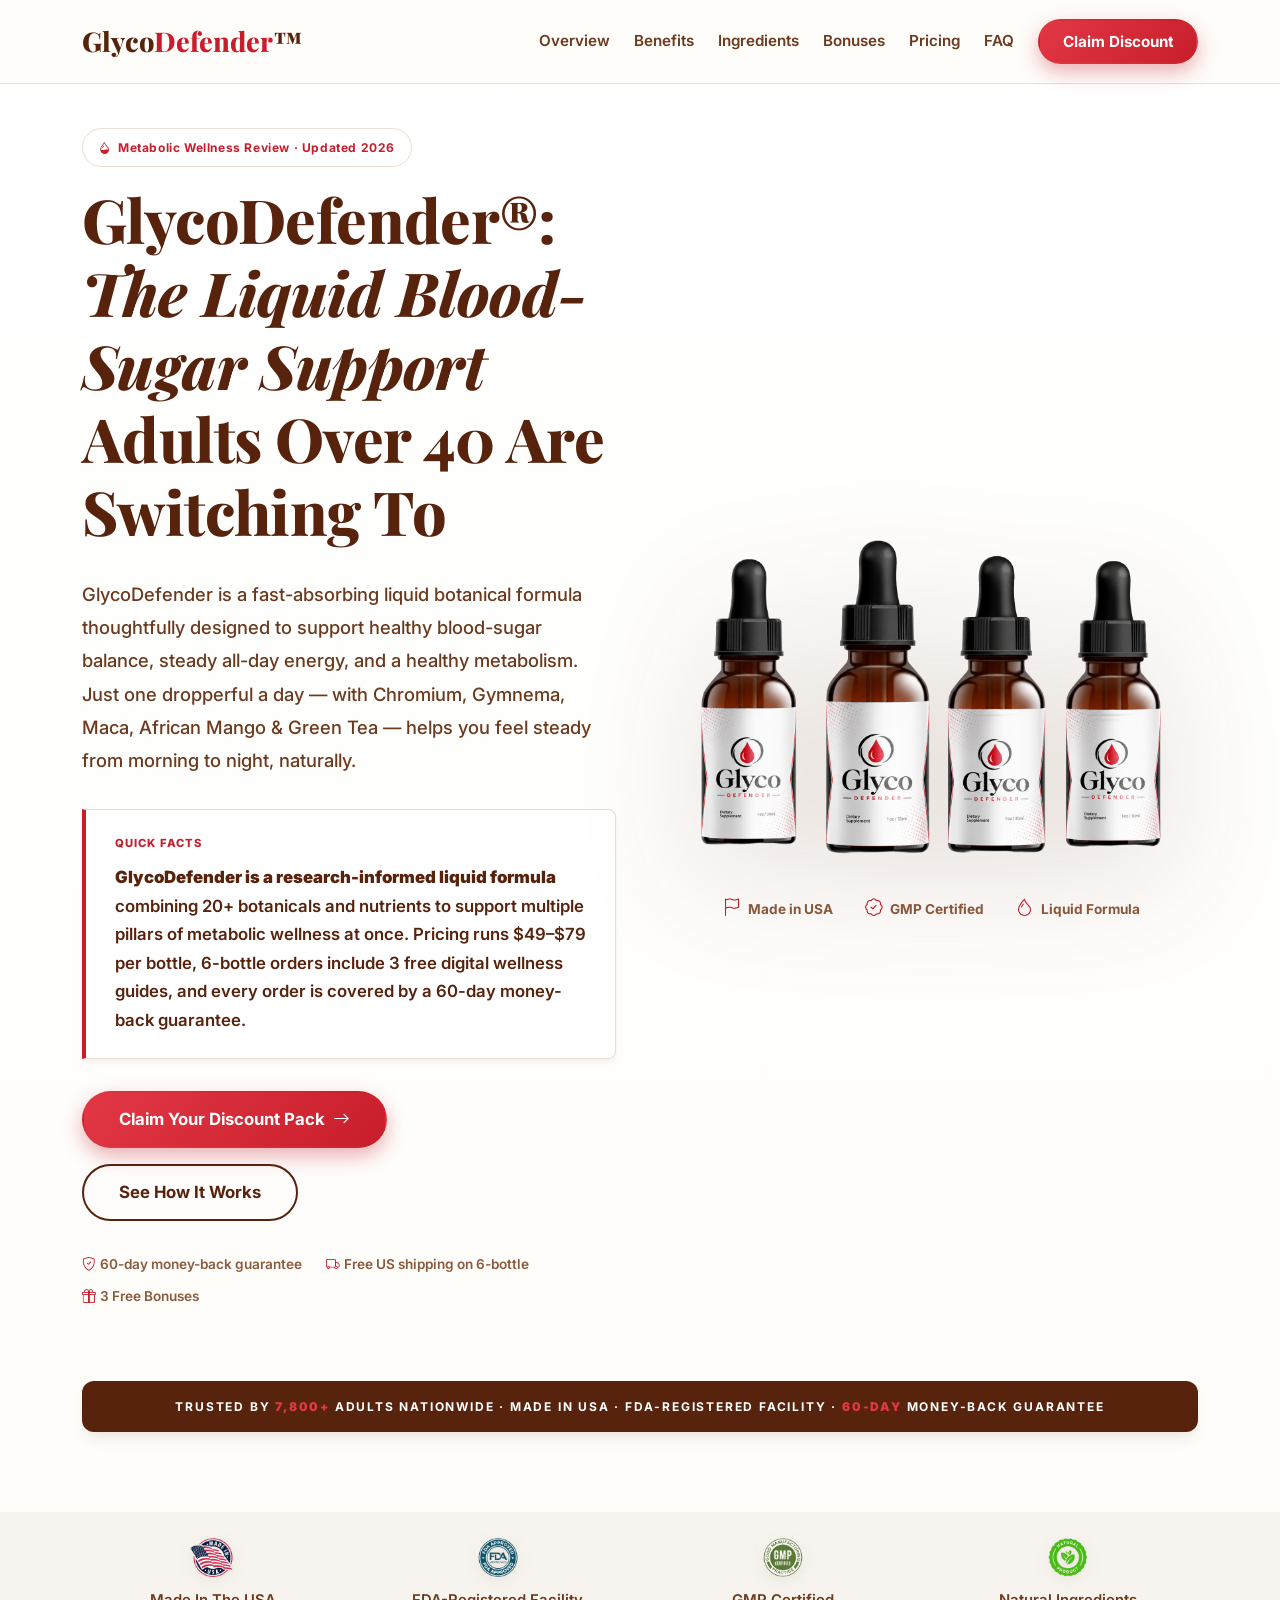
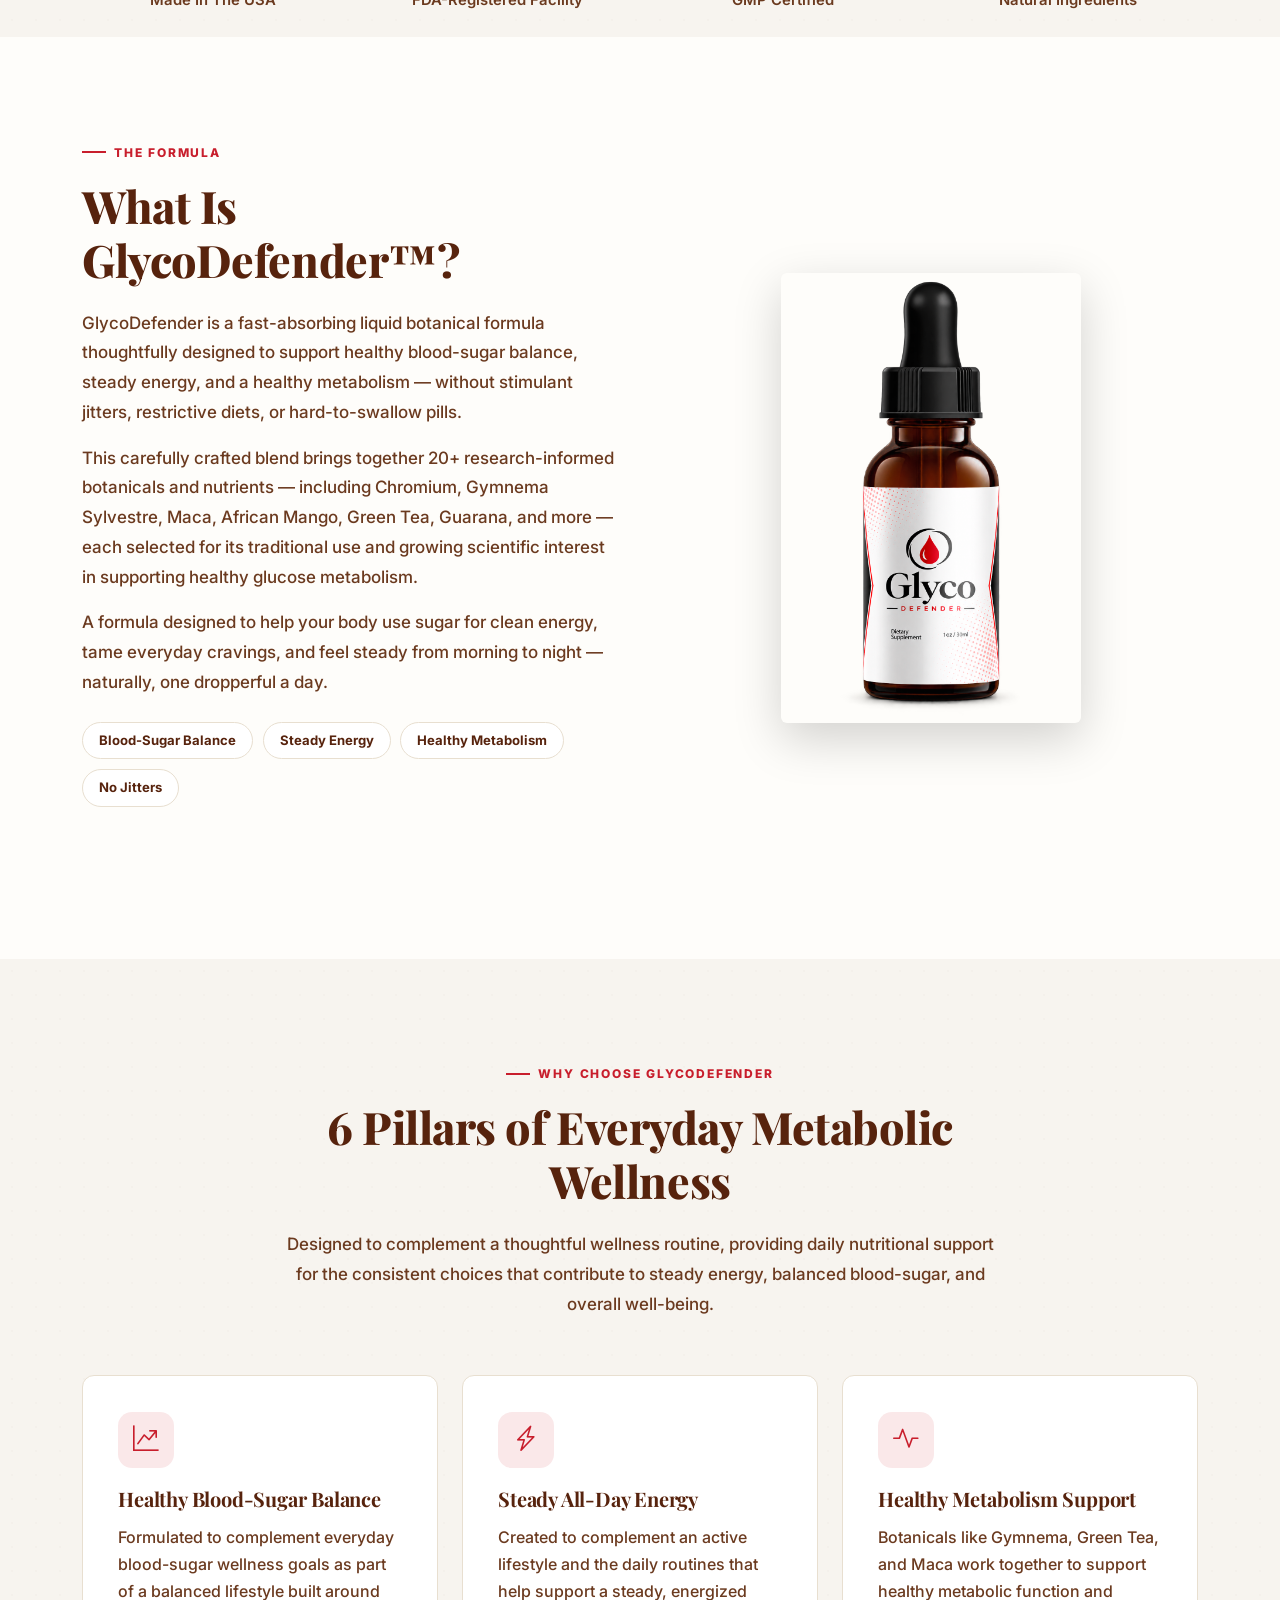
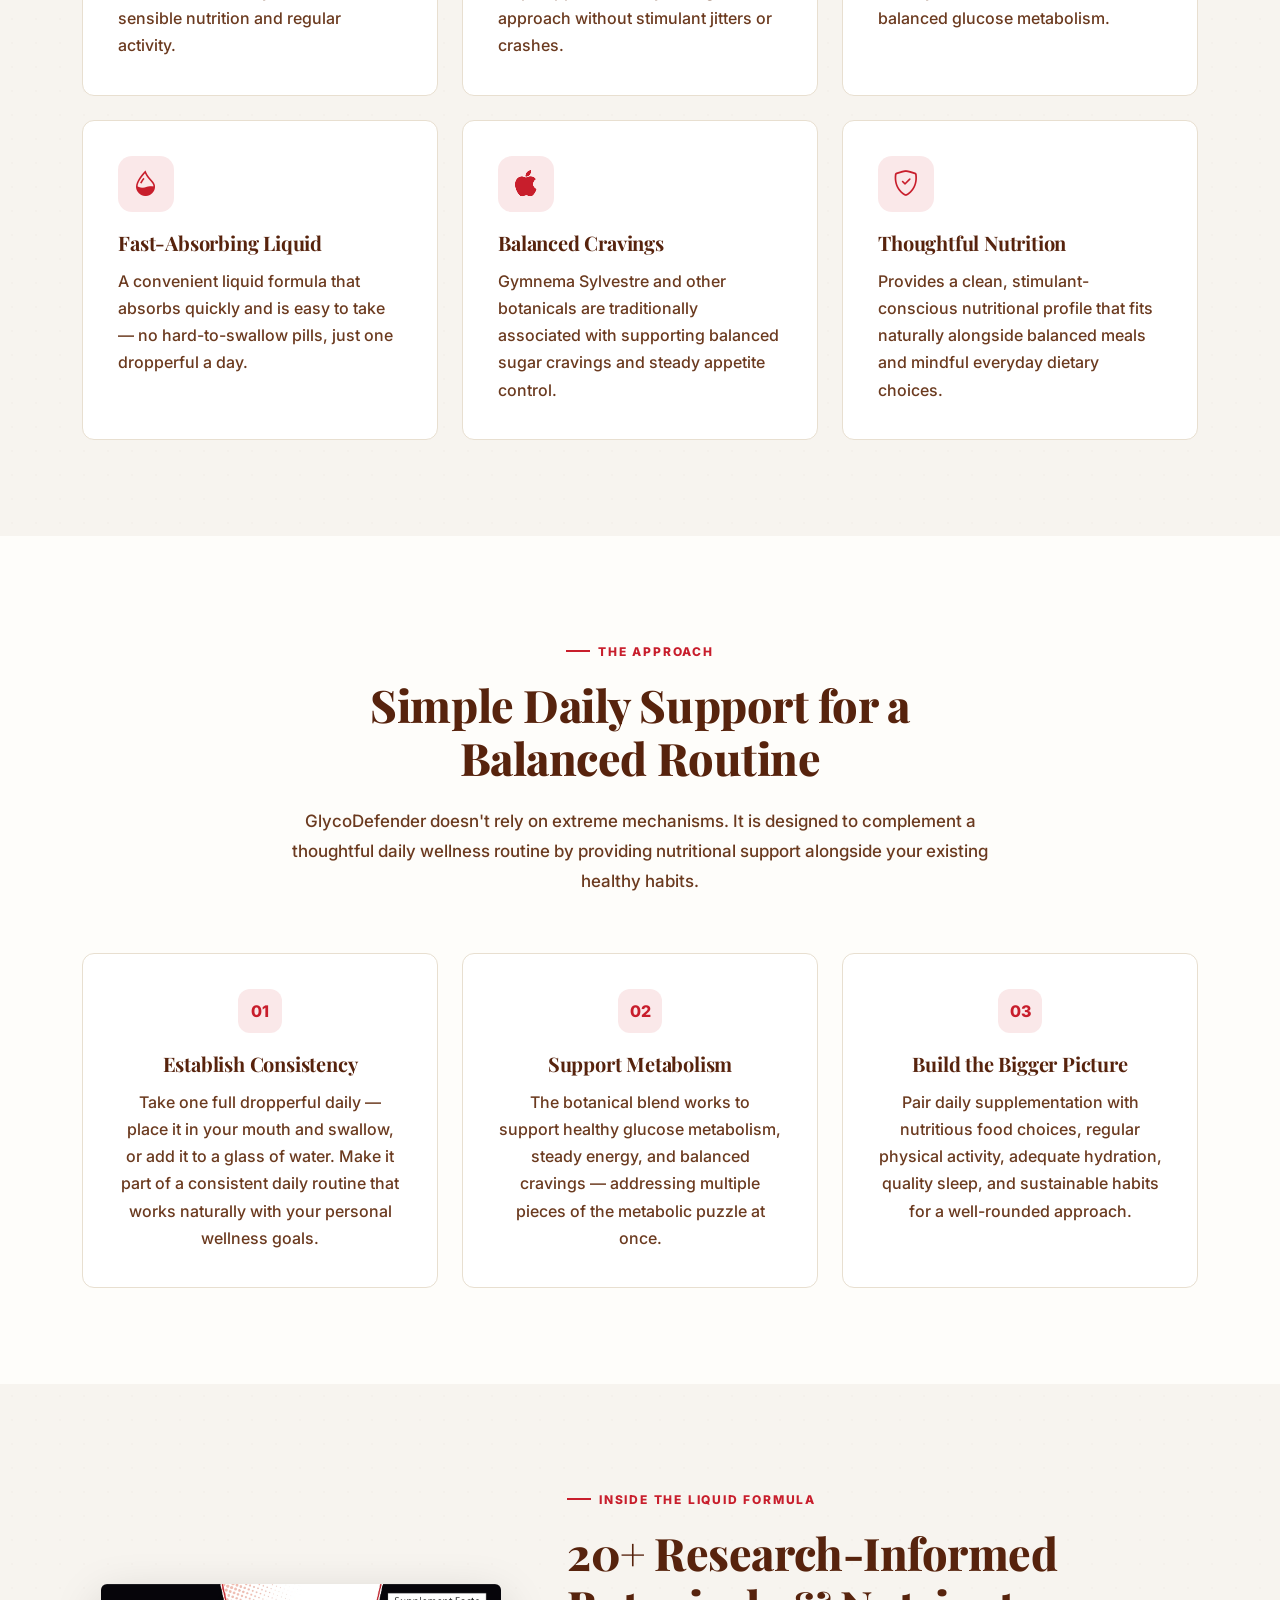
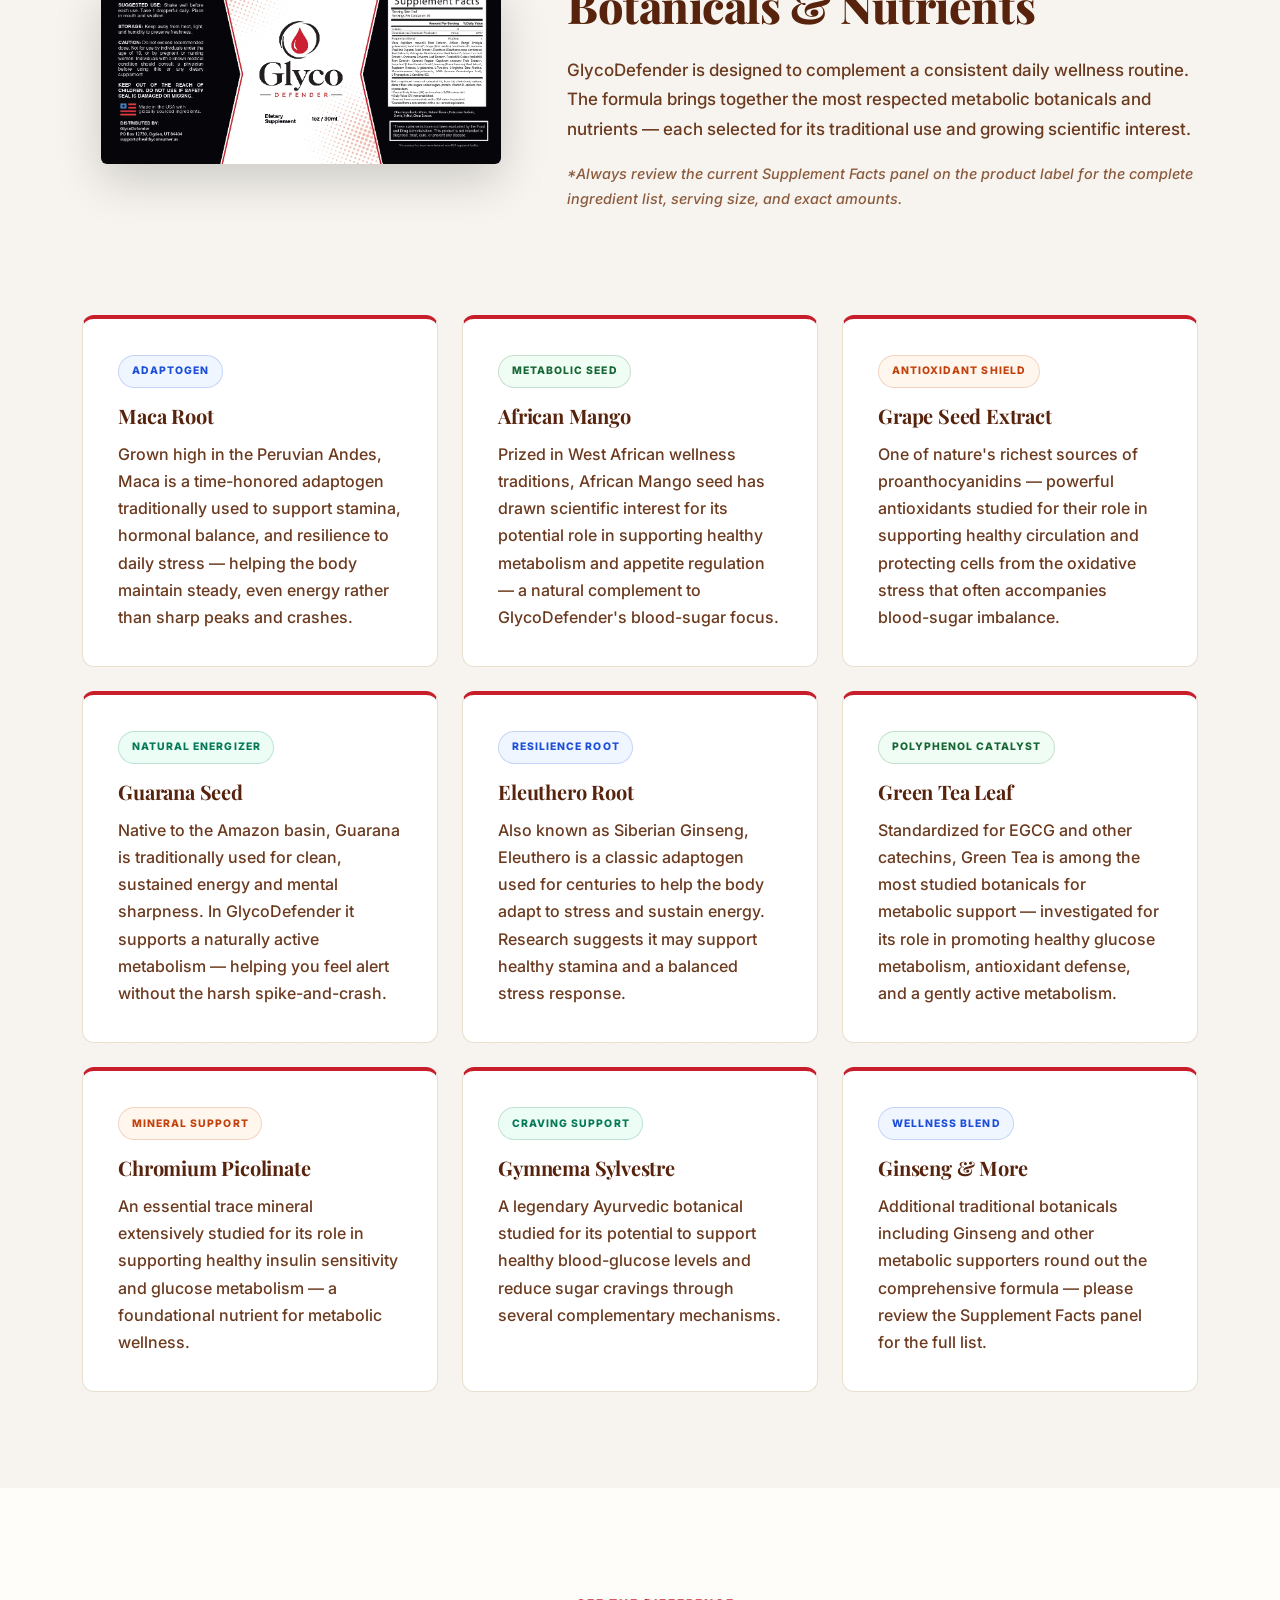
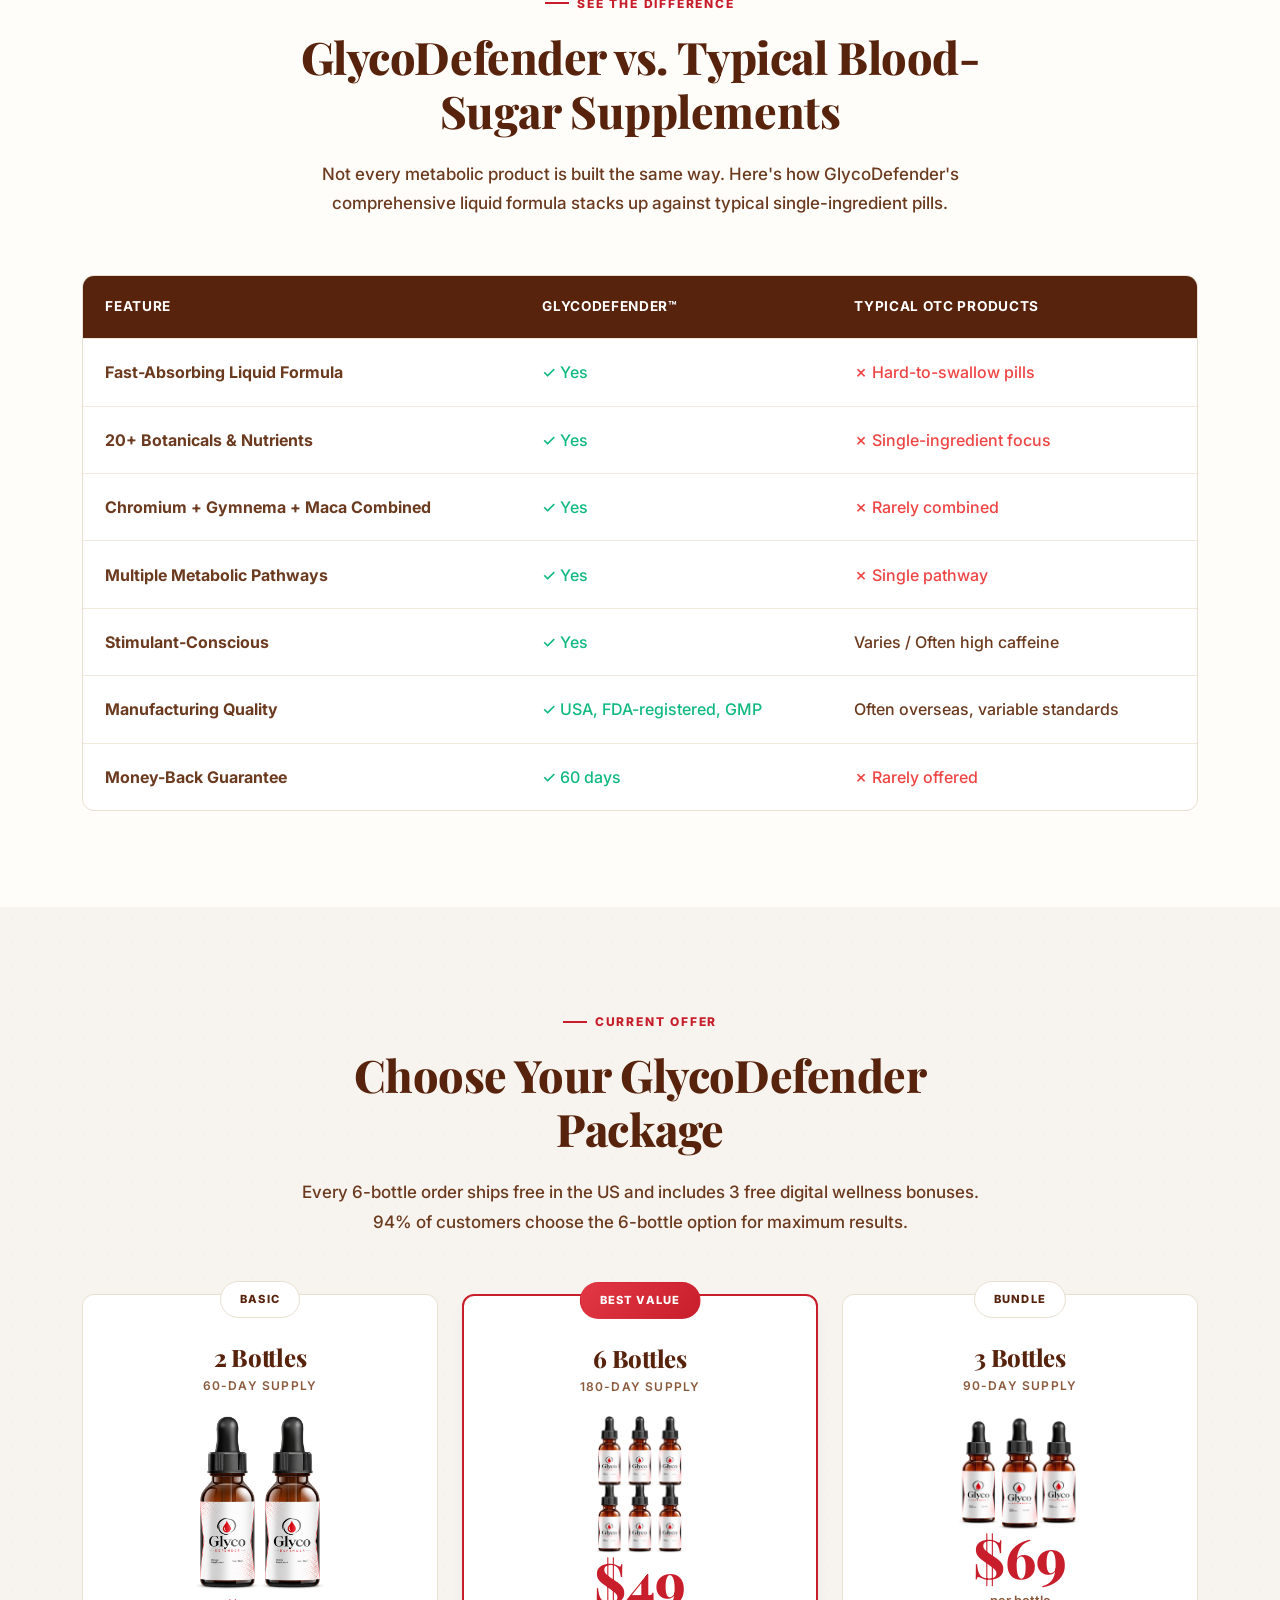
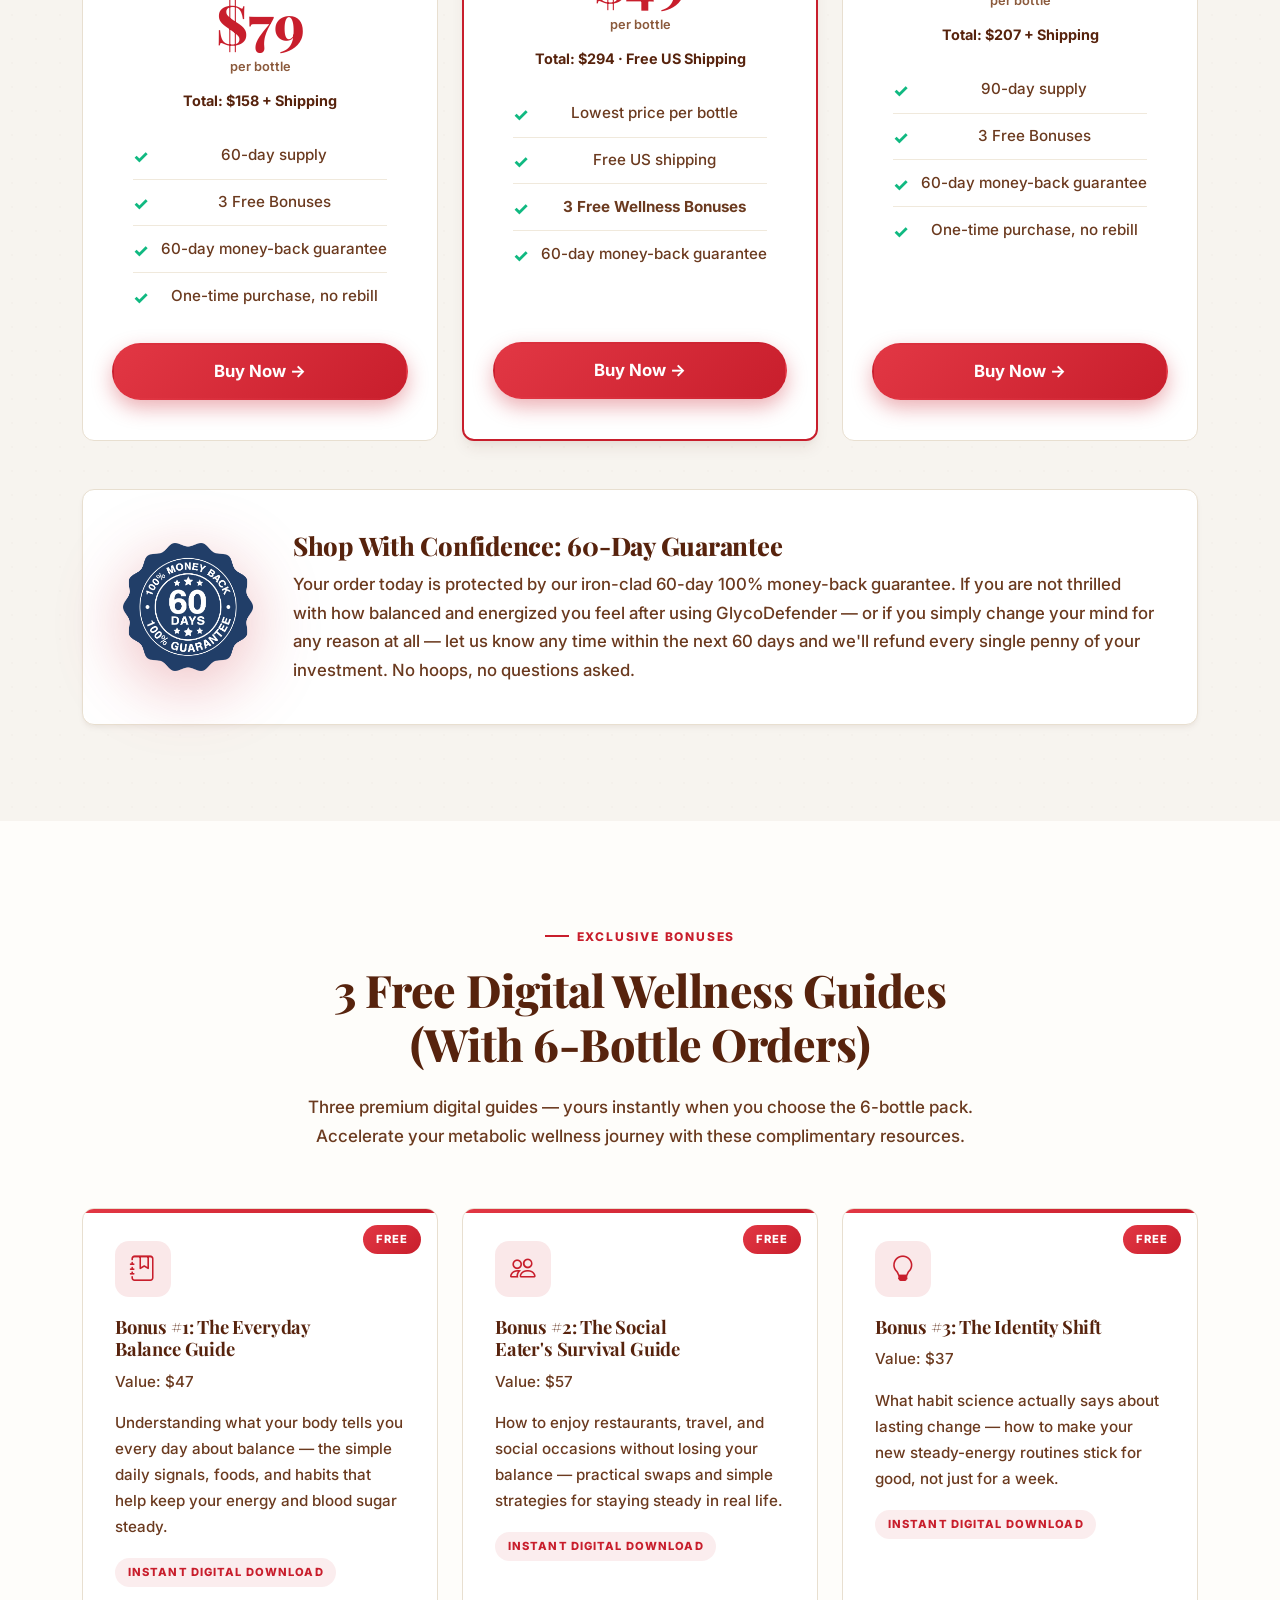
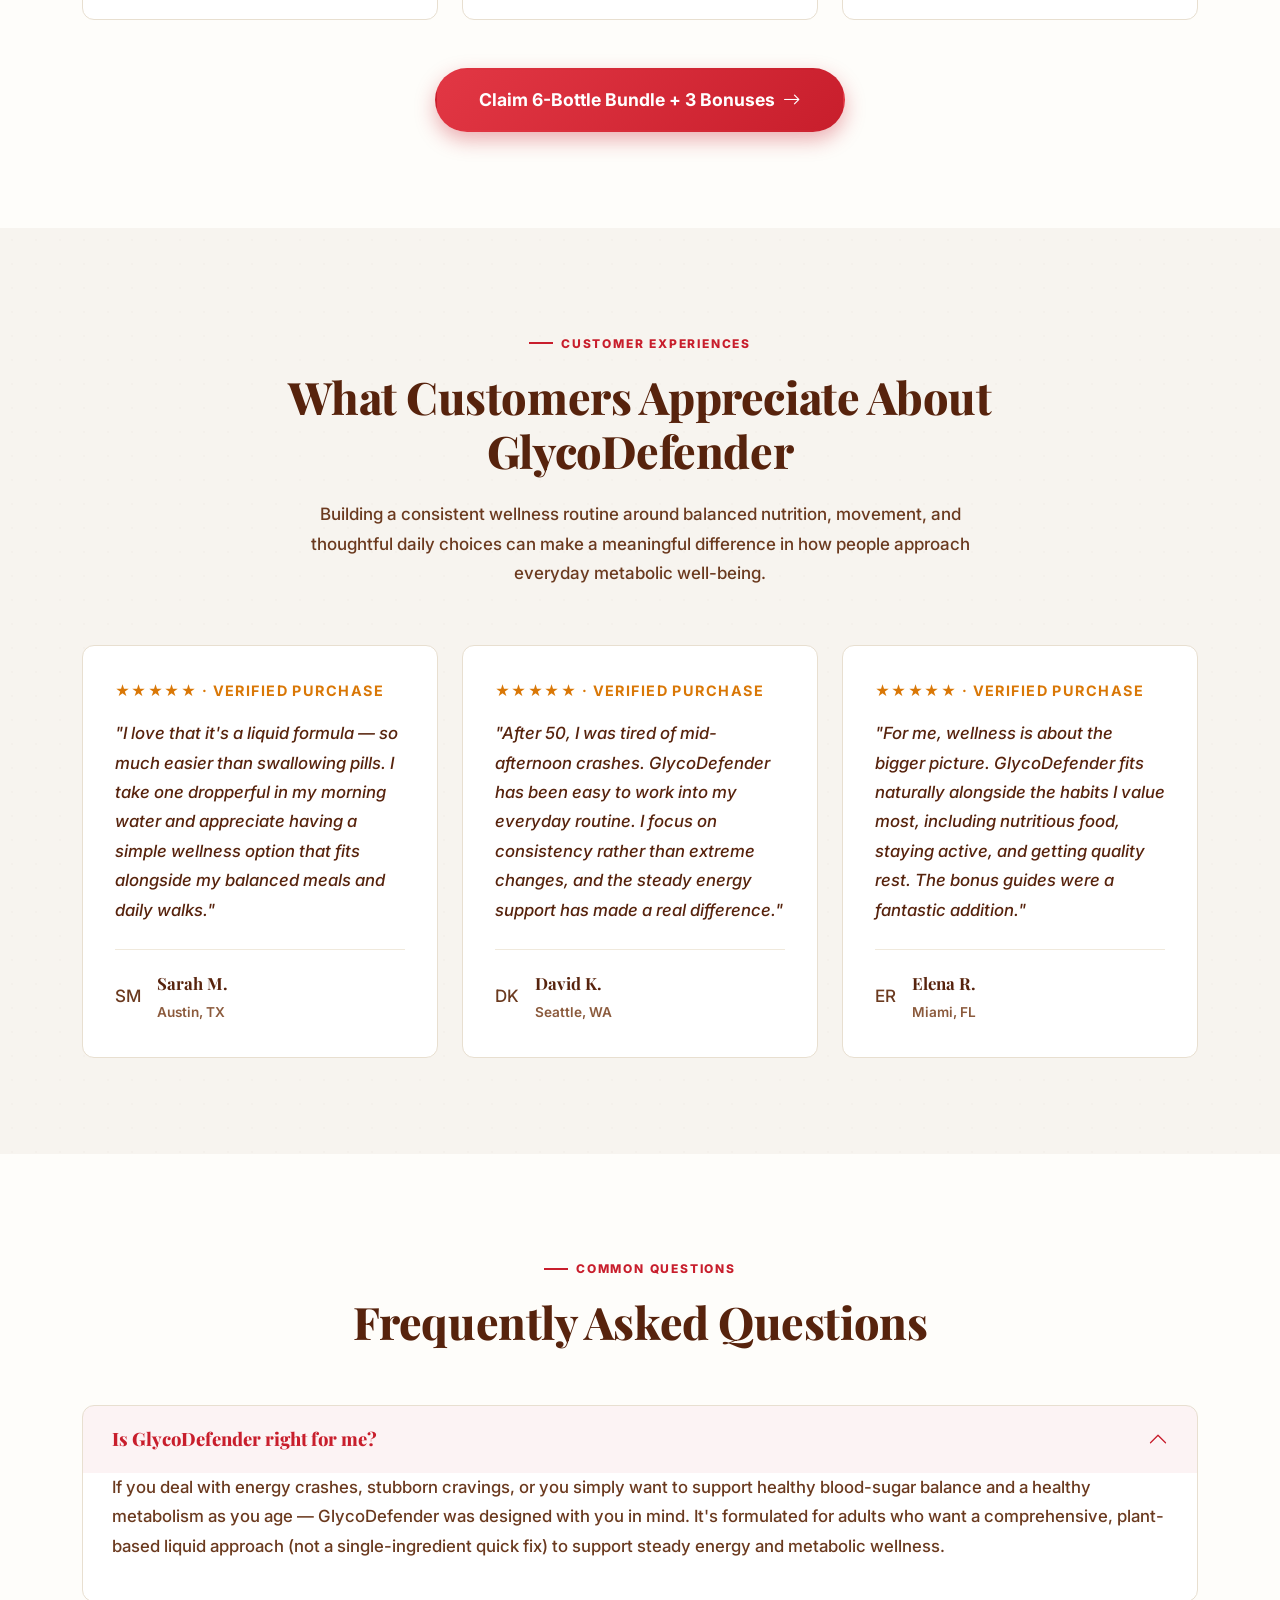
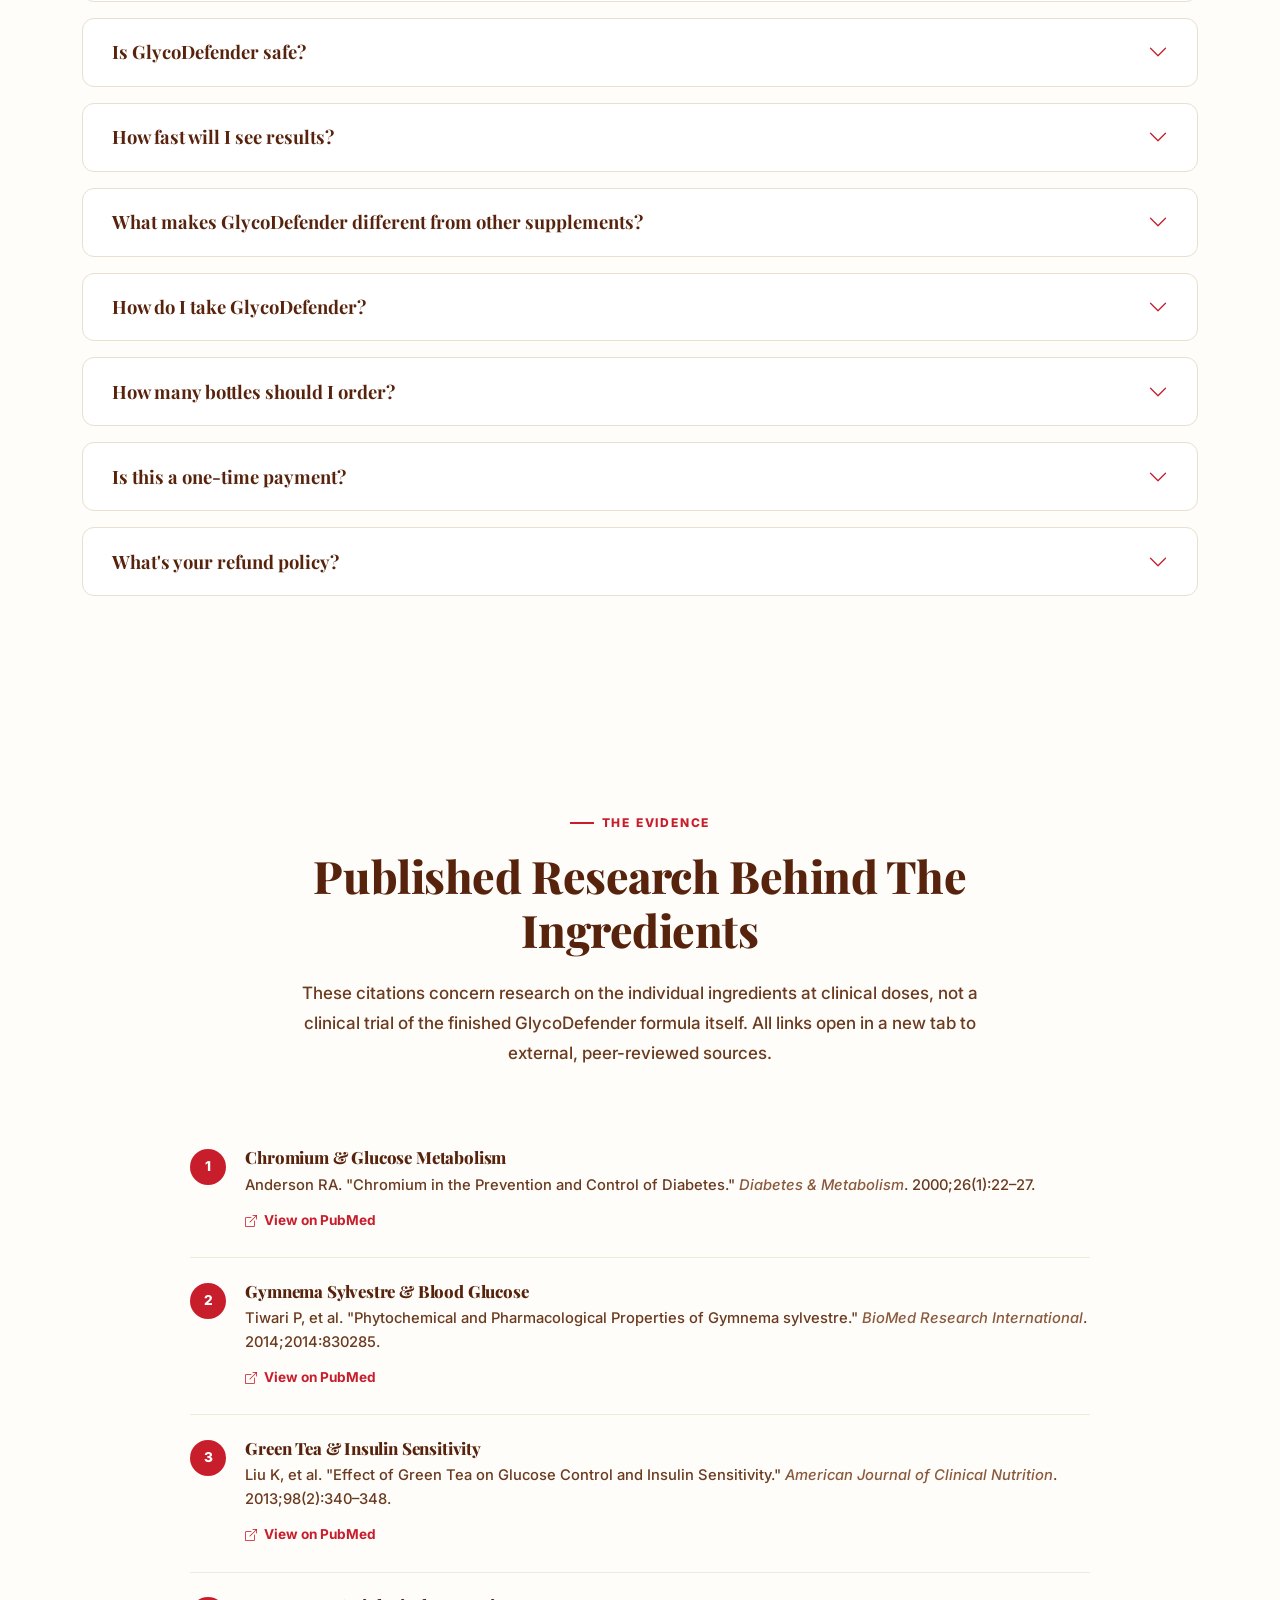
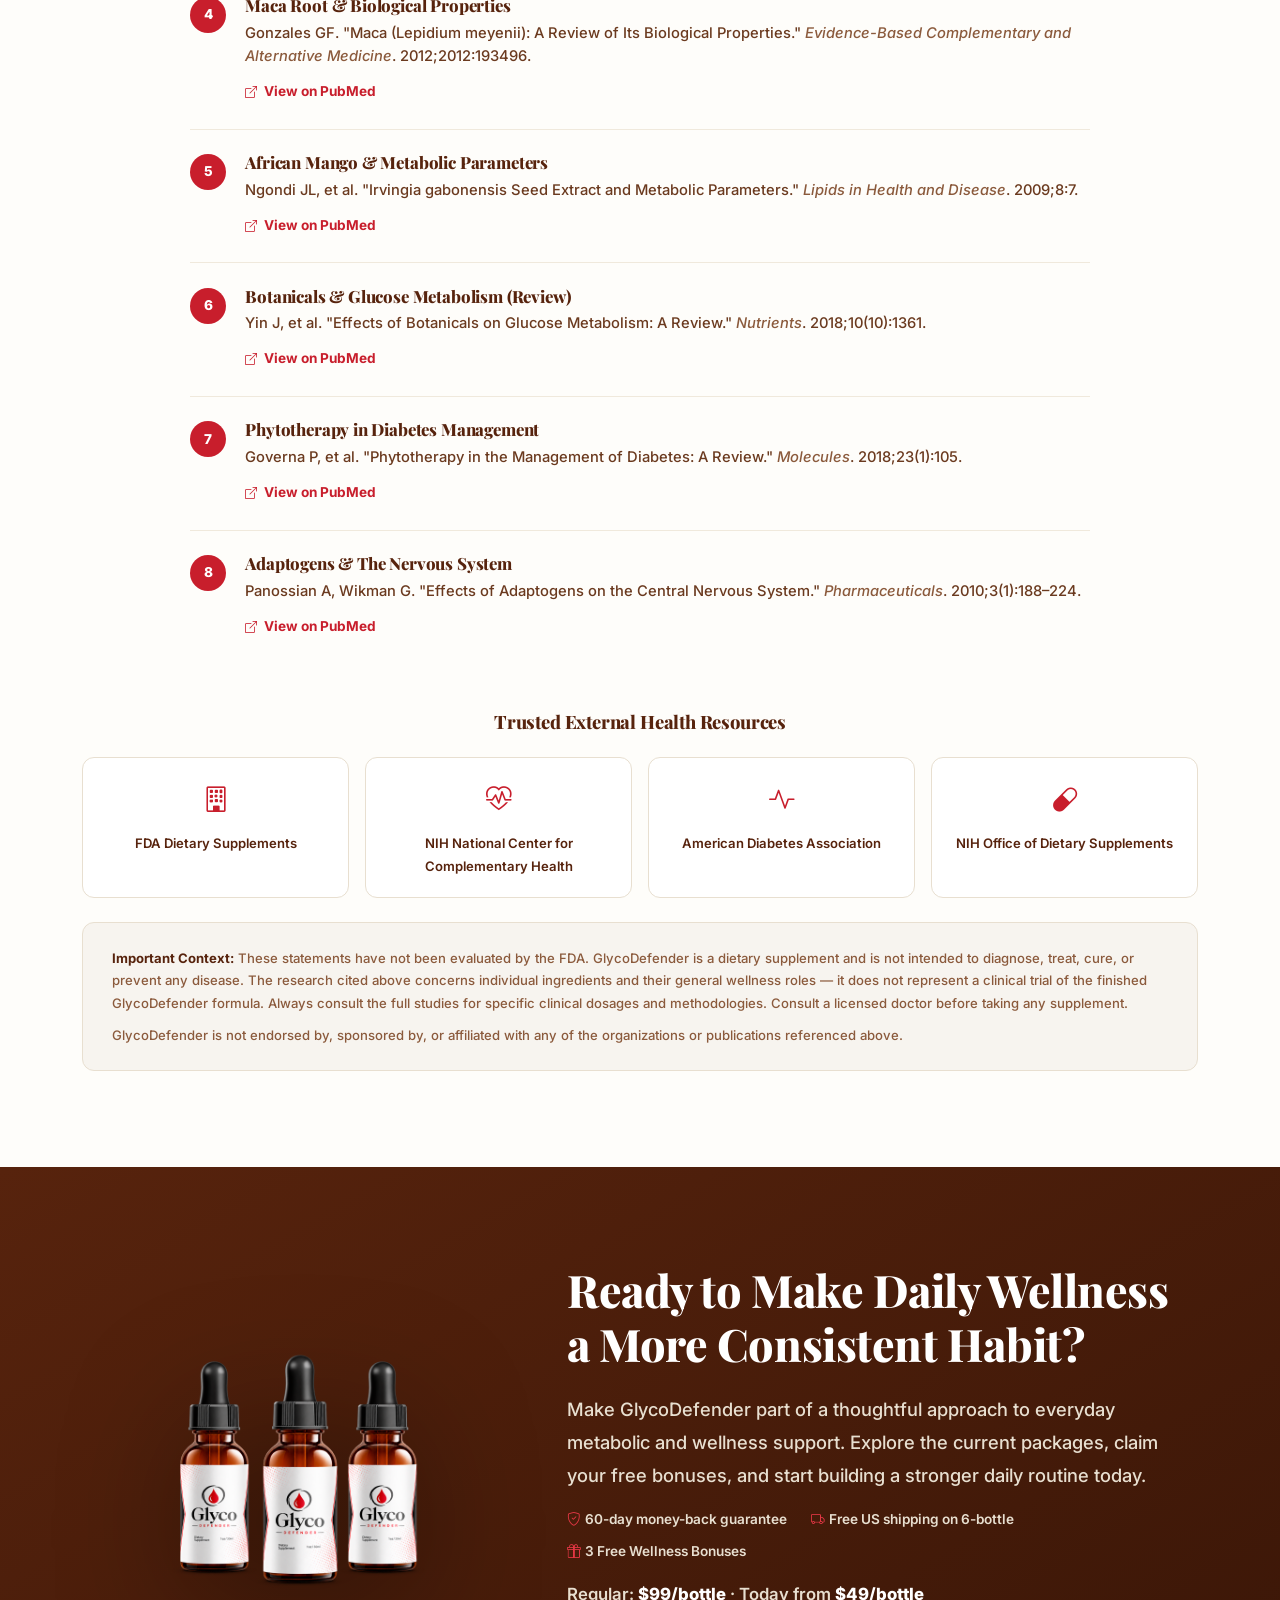
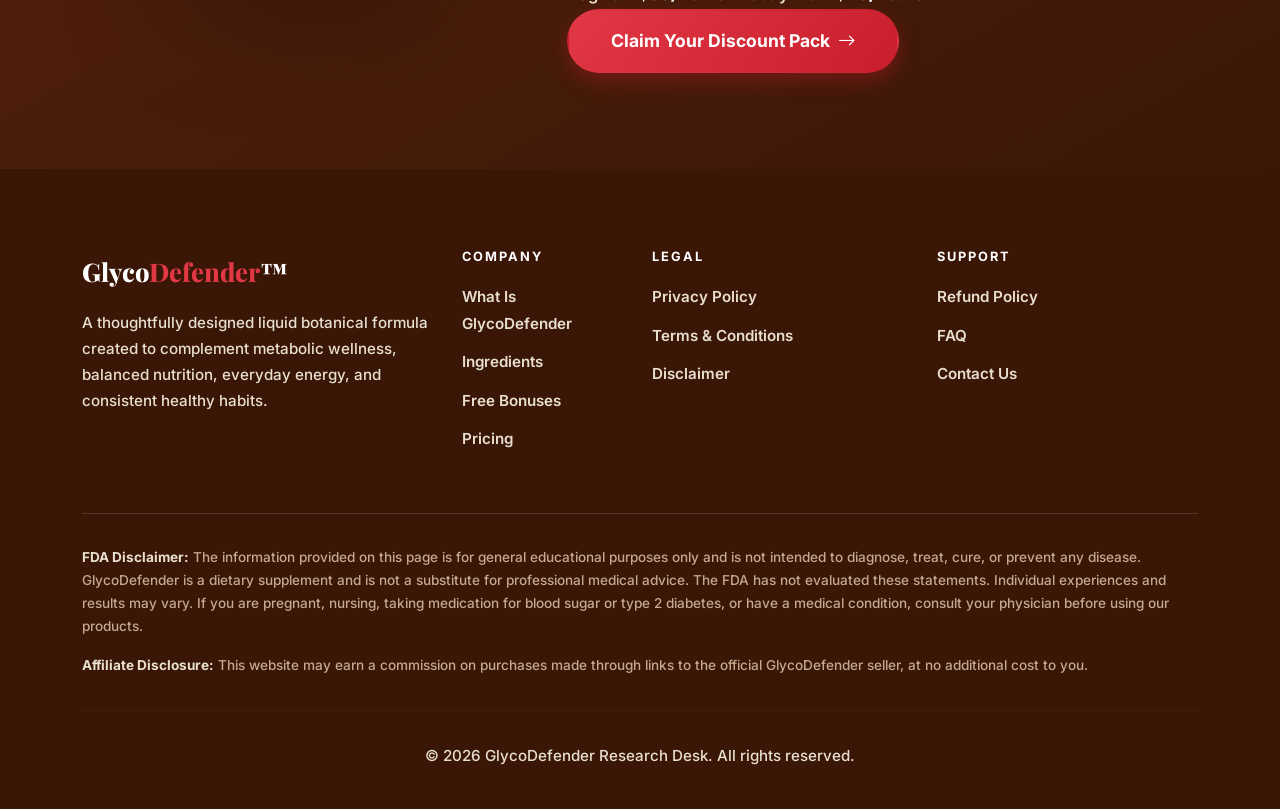
<file: index.html>
<!DOCTYPE html>
<html lang="en">
<head>
<meta charset="UTF-8">
<meta name="viewport" content="width=device-width, initial-scale=1.0">
<meta http-equiv="Content-Language" content="en">
<meta name="language" content="English">

<title>GlycoDefender™ Review 2026: Liquid Blood-Sugar & Metabolic Support</title>
<meta name="description" content="Independent GlycoDefender review 2026: Liquid botanical formula with Chromium, Gymnema & Maca for steady blood-sugar balance, energy & metabolism. 60-day guarantee.">
<meta name="keywords" content="GlycoDefender review, blood sugar support supplement, liquid metabolic formula, chromium blood sugar, gymnema sylvestre, steady energy supplement, natural glucose support">
<meta name="robots" content="index, follow, max-image-preview:large, max-snippet:-1, max-video-preview:-1">
<meta name="googlebot" content="index, follow, max-snippet:-1">
<meta name="bingbot" content="index, follow, max-snippet:-1">
<meta name="author" content="GlycoDefender Research Desk">
<meta name="publisher" content="GlycoDefender Wellness">

<link rel="canonical" href="https://glycodiifender.com/">

<meta property="og:type" content="article">
<meta property="og:title" content="GlycoDefender™ Review 2026: Liquid Blood-Sugar & Metabolic Support">
<meta property="og:description" content="Independent analysis of GlycoDefender's liquid botanical formula. See ingredients, pricing, 3 free bonuses, and the 60-day guarantee.">
<meta property="og:image" content="https://glycodiifender.com/images/glycodefender-bottle.png">
<meta property="og:image:width" content="1200">
<meta property="og:image:height" content="630">
<meta property="og:image:alt" content="GlycoDefender Liquid Blood-Sugar Support Supplement">
<meta property="og:url" content="https://glycodiifender.com/">
<meta property="og:site_name" content="GlycoDefender Official Review">
<meta property="og:locale" content="en_US">
<meta property="article:published_time" content="2026-01-15T08:00:00Z">
<meta property="article:modified_time" content="2026-10-28T12:00:00Z">
<meta property="article:section" content="Health & Wellness">
<meta property="article:tag" content="blood sugar support">
<meta property="article:tag" content="metabolic wellness">

<meta name="twitter:card" content="summary_large_image">
<meta name="twitter:title" content="GlycoDefender™ Review 2026: Liquid Blood-Sugar & Metabolic Support">
<meta name="twitter:description" content="Independent GlycoDefender review: Liquid botanical formula for steady blood-sugar & energy. 60-day guarantee.">
<meta name="twitter:image" content="https://glycodiifender.com/images/glycodefender-bottle.png">

<link rel="preconnect" href="https://fonts.googleapis.com">
<link rel="preconnect" href="https://fonts.gstatic.com" crossorigin>
<link rel="dns-prefetch" href="https://fonts.googleapis.com">
<link href="https://fonts.googleapis.com/css2?family=Inter:wght@400;500;600;700&family=Playfair+Display:wght@600;700;800&display=swap" rel="stylesheet">
<link href="https://cdn.jsdelivr.net/npm/bootstrap@5.3.3/dist/css/bootstrap.min.css" rel="stylesheet">
<link rel="stylesheet" href="https://cdn.jsdelivr.net/npm/bootstrap-icons@1.11.3/font/bootstrap-icons.min.css">
<link rel="stylesheet" href="style.css">

<script type="application/ld+json">
{
  "@context": "https://schema.org",
  "@graph": [
    {
      "@type": "WebSite",
      "@id": "https://glycodiifender.com/#website",
      "url": "https://glycodiifender.com/",
      "name": "GlycoDefender Research Desk",
      "publisher": {"@id": "https://glycodiifender.com/#organization"}
    },
    {
      "@type": "Organization",
      "@id": "https://glycodiifender.com/#organization",
      "name": "GlycoDefender Research Desk",
      "url": "https://glycodiifender.com/",
      "logo": {"@type": "ImageObject", "url": "https://glycodiifender.com/images/logo.png", "width": 512, "height": 512},
      "description": "Independent editorial review desk covering blood-sugar and metabolic wellness supplements.",
      "contactPoint": {"@type": "ContactPoint", "contactType": "customer support", "email": "support@glycodiifender.com", "availableLanguage": "English"}
    },
    {
      "@type": "WebPage",
      "@id": "https://glycodiifender.com/#webpage",
      "url": "https://glycodiifender.com/",
      "name": "GlycoDefender™ Review 2026: Liquid Blood-Sugar & Metabolic Support",
      "description": "Independent GlycoDefender review: Liquid botanical formula with Chromium, Gymnema & Maca for steady blood-sugar balance, energy & metabolism.",
      "isPartOf": {"@id": "https://glycodiifender.com/#website"},
      "about": {"@id": "https://glycodiifender.com/#product"},
      "datePublished": "2026-01-15",
      "dateModified": "2026-10-28",
      "speakable": {"@type": "SpeakableSpecification", "cssSelector": ["h1", ".gd-answer", ".gd-lede"]}
    },
    {
      "@type": "Product",
      "@id": "https://glycodiifender.com/#product",
      "name": "GlycoDefender",
      "image": ["https://glycodiifender.com/images/glycodefender-bottle.png", "https://glycodiifender.com/images/glycodefender-3.png", "https://glycodiifender.com/images/glycodefender-6.png"],
      "description": "Fast-absorbing liquid botanical formula with Chromium, Gymnema Sylvestre, Maca, African Mango, and Green Tea to support healthy blood-sugar balance, steady energy, and a healthy metabolism.",
      "brand": {"@type": "Brand", "name": "GlycoDefender"},
      "sku": "GLYCODEFENDER-LIQ-2026",
      "offers": {
        "@type": "AggregateOffer",
        "priceCurrency": "USD",
        "lowPrice": "49.00",
        "highPrice": "79.00",
        "offerCount": "3",
        "availability": "https://schema.org/InStock",
        "url": "https://glycodiifender.com/#pricing"
      },
      "aggregateRating": {"@type": "AggregateRating", "ratingValue": "4.9", "reviewCount": "7840", "bestRating": "5", "worstRating": "1"}
    },
    {
      "@type": "Article",
      "@id": "https://glycodiifender.com/#article",
      "headline": "GlycoDefender™ Review 2026: Liquid Blood-Sugar & Metabolic Support",
      "description": "Independent analysis of GlycoDefender's liquid botanical formula, ingredients, pricing, free bonuses, and 60-day guarantee.",
      "image": "https://glycodiifender.com/images/glycodefender-bottle.png",
      "author": {"@id": "https://glycodiifender.com/#organization"},
      "publisher": {"@id": "https://glycodiifender.com/#organization"},
      "datePublished": "2026-01-15",
      "dateModified": "2026-10-28",
      "mainEntityOfPage": {"@id": "https://glycodiifender.com/#webpage"},
      "wordCount": 2400,
      "articleSection": "Supplement Reviews",
      "keywords": ["blood sugar support", "metabolic wellness", "liquid botanical formula", "chromium", "gymnema"]
    },
    {
      "@type": "FAQPage",
      "mainEntity": [
        {"@type": "Question", "name": "What is GlycoDefender and who is it for?", "text": "What is GlycoDefender and who is it for?", "acceptedAnswer": {"@type": "Answer", "text": "GlycoDefender is a fast-absorbing liquid botanical formula designed for adults over 40 who want comprehensive support for healthy blood-sugar balance, steady energy, and a healthy metabolism."}},
        {"@type": "Question", "name": "How do I take GlycoDefender?", "text": "How do I take GlycoDefender?", "acceptedAnswer": {"@type": "Answer", "text": "Shake well before each use. Take one full dropperful (1 ml) daily — place it in your mouth and swallow, or add it to a glass of water."}},
        {"@type": "Question", "name": "Does GlycoDefender come with any bonuses?", "text": "Does GlycoDefender come with any bonuses?", "acceptedAnswer": {"@type": "Answer", "text": "Yes. Every 6-bottle order includes 3 free digital wellness guides: The Everyday Balance Guide, The Social Eater's Survival Guide, and The Identity Shift guide."}},
        {"@type": "Question", "name": "Does GlycoDefender have a money-back guarantee?", "text": "Does GlycoDefender have a money-back guarantee?", "acceptedAnswer": {"@type": "Answer", "text": "Yes. GlycoDefender is backed by a 60-day 100% money-back guarantee. If you are not satisfied, you can request a full refund within 60 days."}}
      ]
    }
  ]
}
</script>
<link rel="sitemap" type="application/xml" href="/sitemap.xml">
</head>
<body>

<a href="#main-content" class="gd-skip">Skip to main content</a>

<nav class="navbar navbar-expand-lg gd-nav fixed-top" id="gdNav">
  <div class="container">
    <a class="navbar-brand" href="#top">
      <span class="gd-logo">Glyco<em>Defender</em>™</span>
    </a>
    <button class="navbar-toggler" type="button" data-bs-toggle="collapse" data-bs-target="#gdNavCollapse" aria-controls="gdNavCollapse" aria-expanded="false" aria-label="Toggle navigation">
      <span class="navbar-toggler-icon"></span>
    </button>
    <div class="collapse navbar-collapse" id="gdNavCollapse">
      <ul class="navbar-nav ms-auto align-items-lg-center gap-2">
        <li class="nav-item"><a class="nav-link" href="#what-is">Overview</a></li>
        <li class="nav-item"><a class="nav-link" href="#benefits">Benefits</a></li>
        <li class="nav-item"><a class="nav-link" href="#ingredients">Ingredients</a></li>
        <li class="nav-item"><a class="nav-link" href="#bonuses">Bonuses</a></li>
        <li class="nav-item"><a class="nav-link" href="#pricing">Pricing</a></li>
        <li class="nav-item"><a class="nav-link" href="#faq">FAQ</a></li>
        <li class="nav-item ms-lg-2">
          <a href="#" class="gd-btn gd-btn--primary gd-btn--sm order-btn" data-cta="nav">Claim Discount</a>
        </li>
      </ul>
    </div>
  </div>
</nav>

<main id="main-content">
<!-- HERO -->
<section class="gd-hero" id="top">
  <div class="container">
    <div class="row align-items-center g-5">
      <div class="col-lg-6">
        <span class="gd-pill"><i class="bi bi-droplet-half"></i> Metabolic Wellness Review · Updated 2026</span>
        <h1 class="mt-3">GlycoDefender®: <em>The Liquid Blood-Sugar Support</em> Adults Over 40 Are Switching To</h1>
        <p class="gd-lede mt-3">GlycoDefender is a fast-absorbing liquid botanical formula thoughtfully designed to support healthy blood-sugar balance, steady all-day energy, and a healthy metabolism. Just one dropperful a day — with Chromium, Gymnema, Maca, African Mango & Green Tea — helps you feel steady from morning to night, naturally.</p>

        <div class="gd-answer">
          <span class="gd-answer__tag">Quick Facts</span>
          <p><strong>GlycoDefender is a research-informed liquid formula</strong> combining 20+ botanicals and nutrients to support multiple pillars of metabolic wellness at once. Pricing runs $49–$79 per bottle, 6-bottle orders include 3 free digital wellness guides, and every order is covered by a 60-day money-back guarantee.</p>
        </div>

        <div class="gd-hero__cta">
          <a href="#" class="gd-btn gd-btn--primary order-btn" data-cta="hero">Claim Your Discount Pack <i class="bi bi-arrow-right"></i></a>
          <a href="#how-it-works" class="gd-btn gd-btn--ghost">See How It Works</a>
        </div>
        <p class="gd-cta-micro">
          <span><i class="bi bi-shield-check"></i>60-day money-back guarantee</span>
          <span><i class="bi bi-truck"></i>Free US shipping on 6-bottle</span>
          <span><i class="bi bi-gift"></i>3 Free Bonuses</span>
        </p>
      </div>
      <div class="col-lg-6 text-center">
        <img src="images/hero.png" alt="GlycoDefender liquid blood-sugar support supplement bottle" class="gd-hero__img" width="520" height="660" loading="eager" fetchpriority="high">
        <div class="gd-hero-badges">
          <div><i class="bi bi-flag"></i> Made in USA</div>
          <div><i class="bi bi-patch-check"></i> GMP Certified</div>
          <div><i class="bi bi-droplet"></i> Liquid Formula</div>
        </div>
      </div>
    </div>
    <div class="gd-ribbon">Trusted by <b>7,800+</b> adults nationwide · Made in USA · FDA-registered facility · <b>60-day</b> money-back guarantee</div>
  </div>
</section>

<!-- TRUST STRIP -->
<section class="gd-sec gd-sec--alt py-4">
  <div class="container">
    <div class="row g-4 text-center">
      <div class="col-md-3 col-6">
        <img src="images/badge-usa.png" alt="Made in USA" class="gd-badge-img" width="64" height="64" loading="lazy">
        <p class="mt-2 mb-0 fw-semibold small">Made In The USA</p>
      </div>
      <div class="col-md-3 col-6">
        <img src="images/badge-fda.png" alt="FDA-Registered Facility" class="gd-badge-img" width="64" height="64" loading="lazy">
        <p class="mt-2 mb-0 fw-semibold small">FDA-Registered Facility</p>
      </div>
      <div class="col-md-3 col-6">
        <img src="images/badge-gmp.png" alt="GMP Certified" class="gd-badge-img" width="64" height="64" loading="lazy">
        <p class="mt-2 mb-0 fw-semibold small">GMP Certified</p>
      </div>
      <div class="col-md-3 col-6">
        <img src="images/badge-natural.png" alt="Natural Ingredients" class="gd-badge-img" width="64" height="64" loading="lazy">
        <p class="mt-2 mb-0 fw-semibold small">Natural Ingredients</p>
      </div>
    </div>
  </div>
</section>

<!-- WHAT IS -->
<section class="gd-sec" id="what-is">
  <div class="container">
    <div class="row align-items-center g-5">
      <div class="col-lg-6">
        <div class="gd-head">
          <span class="gd-eyebrow">The Formula</span>
          <h2 id="what-is-glycodefender">What Is GlycoDefender™?</h2>
          <p class="mt-3">GlycoDefender is a fast-absorbing liquid botanical formula thoughtfully designed to support healthy blood-sugar balance, steady energy, and a healthy metabolism — without stimulant jitters, restrictive diets, or hard-to-swallow pills.</p>
          <p>This carefully crafted blend brings together 20+ research-informed botanicals and nutrients — including Chromium, Gymnema Sylvestre, Maca, African Mango, Green Tea, Guarana, and more — each selected for its traditional use and growing scientific interest in supporting healthy glucose metabolism.</p>
          <p>A formula designed to help your body use sugar for clean energy, tame everyday cravings, and feel steady from morning to night — naturally, one dropperful a day.</p>
          <div class="gd-trust-chips mt-4">
            <span class="gd-chip">Blood-Sugar Balance</span>
            <span class="gd-chip">Steady Energy</span>
            <span class="gd-chip">Healthy Metabolism</span>
            <span class="gd-chip">No Jitters</span>
          </div>
        </div>
      </div>
      <div class="col-lg-6 text-center">
        <img src="images/1.png" alt="Healthy adult over 40 maintaining metabolic balance with GlycoDefender" class="gd-section-img rounded shadow-lg" width="300" height="300" loading="lazy">
      </div>
    </div>
  </div>
</section>

<!-- BENEFITS -->
<section class="gd-sec gd-sec--alt" id="benefits">
  <div class="container">
    <div class="gd-head gd-head--c">
      <span class="gd-eyebrow gd-eyebrow--c">Why Choose GlycoDefender</span>
      <h2>6 Pillars of Everyday Metabolic Wellness</h2>
      <p class="mt-3">Designed to complement a thoughtful wellness routine, providing daily nutritional support for the consistent choices that contribute to steady energy, balanced blood-sugar, and overall well-being.</p>
    </div>
    <div class="row g-4">
      <div class="col-md-6 col-lg-4">
        <div class="gd-card h-100">
          <div class="gd-card__icon"><i class="bi bi-graph-up-arrow"></i></div>
          <h3>Healthy Blood-Sugar Balance</h3>
          <p>Formulated to complement everyday blood-sugar wellness goals as part of a balanced lifestyle built around sensible nutrition and regular activity.</p>
        </div>
      </div>
      <div class="col-md-6 col-lg-4">
        <div class="gd-card h-100">
          <div class="gd-card__icon"><i class="bi bi-lightning-charge"></i></div>
          <h3>Steady All-Day Energy</h3>
          <p>Created to complement an active lifestyle and the daily routines that help support a steady, energized approach without stimulant jitters or crashes.</p>
        </div>
      </div>
      <div class="col-md-6 col-lg-4">
        <div class="gd-card h-100">
          <div class="gd-card__icon"><i class="bi bi-activity"></i></div>
          <h3>Healthy Metabolism Support</h3>
          <p>Botanicals like Gymnema, Green Tea, and Maca work together to support healthy metabolic function and balanced glucose metabolism.</p>
        </div>
      </div>
      <div class="col-md-6 col-lg-4">
        <div class="gd-card h-100">
          <div class="gd-card__icon"><i class="bi bi-droplet-half"></i></div>
          <h3>Fast-Absorbing Liquid</h3>
          <p>A convenient liquid formula that absorbs quickly and is easy to take — no hard-to-swallow pills, just one dropperful a day.</p>
        </div>
      </div>
      <div class="col-md-6 col-lg-4">
        <div class="gd-card h-100">
          <div class="gd-card__icon"><i class="bi bi-apple"></i></div>
          <h3>Balanced Cravings</h3>
          <p>Gymnema Sylvestre and other botanicals are traditionally associated with supporting balanced sugar cravings and steady appetite control.</p>
        </div>
      </div>
      <div class="col-md-6 col-lg-4">
        <div class="gd-card h-100">
          <div class="gd-card__icon"><i class="bi bi-shield-check"></i></div>
          <h3>Thoughtful Nutrition</h3>
          <p>Provides a clean, stimulant-conscious nutritional profile that fits naturally alongside balanced meals and mindful everyday dietary choices.</p>
        </div>
      </div>
    </div>
  </div>
</section>

<!-- HOW IT WORKS -->
<section class="gd-sec" id="how-it-works">
  <div class="container">
    <div class="gd-head gd-head--c">
      <span class="gd-eyebrow gd-eyebrow--c">The Approach</span>
      <h2 id="how-glycodefender-works">Simple Daily Support for a Balanced Routine</h2>
      <p class="mt-3">GlycoDefender doesn't rely on extreme mechanisms. It is designed to complement a thoughtful daily wellness routine by providing nutritional support alongside your existing healthy habits.</p>
    </div>
    <div class="row g-4 justify-content-center">
      <div class="col-md-4">
        <div class="gd-card h-100 text-center">
          <div class="gd-card__n mx-auto">01</div>
          <h3>Establish Consistency</h3>
          <p>Take one full dropperful daily — place it in your mouth and swallow, or add it to a glass of water. Make it part of a consistent daily routine that works naturally with your personal wellness goals.</p>
        </div>
      </div>
      <div class="col-md-4">
        <div class="gd-card h-100 text-center">
          <div class="gd-card__n mx-auto">02</div>
          <h3>Support Metabolism</h3>
          <p>The botanical blend works to support healthy glucose metabolism, steady energy, and balanced cravings — addressing multiple pieces of the metabolic puzzle at once.</p>
        </div>
      </div>
      <div class="col-md-4">
        <div class="gd-card h-100 text-center">
          <div class="gd-card__n mx-auto">03</div>
          <h3>Build the Bigger Picture</h3>
          <p>Pair daily supplementation with nutritious food choices, regular physical activity, adequate hydration, quality sleep, and sustainable habits for a well-rounded approach.</p>
        </div>
      </div>
    </div>
  </div>
</section>

<!-- INGREDIENTS -->
<section class="gd-sec gd-sec--alt" id="ingredients">
  <div class="container">
    <div class="row align-items-center g-5 mb-5">
      <div class="col-lg-5 text-center">
        <img src="images/fact.png" alt="GlycoDefender metabolic support ingredients" class="gd-section-img rounded shadow-lg" width="400" height="400" loading="lazy">
      </div>
      <div class="col-lg-7">
        <div class="gd-head">
          <span class="gd-eyebrow">Inside The Liquid Formula</span>
          <h2 id="glycodefender-ingredients">20+ Research-Informed Botanicals & Nutrients</h2>
          <p class="mt-3">GlycoDefender is designed to complement a consistent daily wellness routine. The formula brings together the most respected metabolic botanicals and nutrients — each selected for its traditional use and growing scientific interest.</p>
          <p class="gd-small mt-3"><em>*Always review the current Supplement Facts panel on the product label for the complete ingredient list, serving size, and exact amounts.</em></p>
        </div>
      </div>
    </div>
    <div class="row g-4 justify-content-center">
      <div class="col-md-6 col-lg-4">
        <div class="gd-card h-100 gd-card--highlight">
          <span class="gd-layer gd-layer--primary">Adaptogen</span>
          <h3>Maca Root</h3>
          <p>Grown high in the Peruvian Andes, Maca is a time-honored adaptogen traditionally used to support stamina, hormonal balance, and resilience to daily stress — helping the body maintain steady, even energy rather than sharp peaks and crashes.</p>
        </div>
      </div>
      <div class="col-md-6 col-lg-4">
        <div class="gd-card h-100 gd-card--highlight">
          <span class="gd-layer gd-layer--secondary">Metabolic Seed</span>
          <h3>African Mango</h3>
          <p>Prized in West African wellness traditions, African Mango seed has drawn scientific interest for its potential role in supporting healthy metabolism and appetite regulation — a natural complement to GlycoDefender's blood-sugar focus.</p>
        </div>
      </div>
      <div class="col-md-6 col-lg-4">
        <div class="gd-card h-100 gd-card--highlight">
          <span class="gd-layer gd-layer--tertiary">Antioxidant Shield</span>
          <h3>Grape Seed Extract</h3>
          <p>One of nature's richest sources of proanthocyanidins — powerful antioxidants studied for their role in supporting healthy circulation and protecting cells from the oxidative stress that often accompanies blood-sugar imbalance.</p>
        </div>
      </div>
      <div class="col-md-6 col-lg-4">
        <div class="gd-card h-100 gd-card--highlight">
          <span class="gd-layer gd-layer--quaternary">Natural Energizer</span>
          <h3>Guarana Seed</h3>
          <p>Native to the Amazon basin, Guarana is traditionally used for clean, sustained energy and mental sharpness. In GlycoDefender it supports a naturally active metabolism — helping you feel alert without the harsh spike-and-crash.</p>
        </div>
      </div>
      <div class="col-md-6 col-lg-4">
        <div class="gd-card h-100 gd-card--highlight">
          <span class="gd-layer gd-layer--primary">Resilience Root</span>
          <h3>Eleuthero Root</h3>
          <p>Also known as Siberian Ginseng, Eleuthero is a classic adaptogen used for centuries to help the body adapt to stress and sustain energy. Research suggests it may support healthy stamina and a balanced stress response.</p>
        </div>
      </div>
      <div class="col-md-6 col-lg-4">
        <div class="gd-card h-100 gd-card--highlight">
          <span class="gd-layer gd-layer--secondary">Polyphenol Catalyst</span>
          <h3>Green Tea Leaf</h3>
          <p>Standardized for EGCG and other catechins, Green Tea is among the most studied botanicals for metabolic support — investigated for its role in promoting healthy glucose metabolism, antioxidant defense, and a gently active metabolism.</p>
        </div>
      </div>
      <div class="col-md-6 col-lg-4">
        <div class="gd-card h-100 gd-card--highlight">
          <span class="gd-layer gd-layer--tertiary">Mineral Support</span>
          <h3>Chromium Picolinate</h3>
          <p>An essential trace mineral extensively studied for its role in supporting healthy insulin sensitivity and glucose metabolism — a foundational nutrient for metabolic wellness.</p>
        </div>
      </div>
      <div class="col-md-6 col-lg-4">
        <div class="gd-card h-100 gd-card--highlight">
          <span class="gd-layer gd-layer--quaternary">Craving Support</span>
          <h3>Gymnema Sylvestre</h3>
          <p>A legendary Ayurvedic botanical studied for its potential to support healthy blood-glucose levels and reduce sugar cravings through several complementary mechanisms.</p>
        </div>
      </div>
      <div class="col-md-6 col-lg-4">
        <div class="gd-card h-100 gd-card--highlight">
          <span class="gd-layer gd-layer--primary">Wellness Blend</span>
          <h3>Ginseng & More</h3>
          <p>Additional traditional botanicals including Ginseng and other metabolic supporters round out the comprehensive formula — please review the Supplement Facts panel for the full list.</p>
        </div>
      </div>
    </div>
  </div>
</section>

<!-- COMPARISON -->
<section class="gd-sec" id="comparison">
  <div class="container">
    <div class="gd-head gd-head--c">
      <span class="gd-eyebrow gd-eyebrow--c">See The Difference</span>
      <h2 id="glycodefender-vs-others">GlycoDefender vs. Typical Blood-Sugar Supplements</h2>
      <p class="mt-3">Not every metabolic product is built the same way. Here's how GlycoDefender's comprehensive liquid formula stacks up against typical single-ingredient pills.</p>
    </div>
    <div class="gd-tablewrap">
      <table class="gd-table">
        <thead>
          <tr>
            <th>Feature</th>
            <th>GlycoDefender™</th>
            <th>Typical OTC Products</th>
          </tr>
        </thead>
        <tbody>
          <tr>
            <td><strong>Fast-Absorbing Liquid Formula</strong></td>
            <td class="gd-yes">✓ Yes</td>
            <td class="gd-no">✗ Hard-to-swallow pills</td>
          </tr>
          <tr>
            <td><strong>20+ Botanicals & Nutrients</strong></td>
            <td class="gd-yes">✓ Yes</td>
            <td class="gd-no">✗ Single-ingredient focus</td>
          </tr>
          <tr>
            <td><strong>Chromium + Gymnema + Maca Combined</strong></td>
            <td class="gd-yes">✓ Yes</td>
            <td class="gd-no">✗ Rarely combined</td>
          </tr>
          <tr>
            <td><strong>Multiple Metabolic Pathways</strong></td>
            <td class="gd-yes">✓ Yes</td>
            <td class="gd-no">✗ Single pathway</td>
          </tr>
          <tr>
            <td><strong>Stimulant-Conscious</strong></td>
            <td class="gd-yes">✓ Yes</td>
            <td>Varies / Often high caffeine</td>
          </tr>
          <tr>
            <td><strong>Manufacturing Quality</strong></td>
            <td class="gd-yes">✓ USA, FDA-registered, GMP</td>
            <td>Often overseas, variable standards</td>
          </tr>
          <tr>
            <td><strong>Money-Back Guarantee</strong></td>
            <td class="gd-yes">✓ 60 days</td>
            <td class="gd-no">✗ Rarely offered</td>
          </tr>
        </tbody>
      </table>
    </div>
  </div>
</section>

<!-- PRICING -->
<section class="gd-sec gd-sec--alt" id="pricing">
  <div class="container">
    <div class="gd-head gd-head--c">
      <span class="gd-eyebrow gd-eyebrow--c">Current Offer</span>
      <h2 id="glycodefender-pricing">Choose Your GlycoDefender Package</h2>
      <p class="mt-3">Every 6-bottle order ships free in the US and includes 3 free digital wellness bonuses. 94% of customers choose the 6-bottle option for maximum results.</p>
    </div>

    <div class="row g-4">
      <div class="col-lg-4">
        <div class="gd-pack">
          <span class="gd-pack__tag">Basic</span>
          <h3>2 Bottles</h3>
          <p class="gd-pack__sub">60-Day Supply</p>
          <img src="images/2.png" alt="2 Bottles of GlycoDefender" loading="lazy" width="172" height="172">
          <div class="gd-pack__price"><b>$79</b><span>per bottle</span></div>
          <p class="gd-pack__tot">Total: $158 + Shipping</p>
          <ul>
            <li>60-day supply</li>
            <li>3 Free Bonuses</li>
            <li>60-day money-back guarantee</li>
            <li>One-time purchase, no rebill</li>
          </ul>
          <a href="#" class="gd-btn gd-btn--primary gd-btn--full order-btn" data-cta="pricing-2">Buy Now →</a>
        </div>
      </div>
      <div class="col-lg-4">
        <div class="gd-pack gd-pack--best">
          <span class="gd-pack__tag">Best Value</span>
          <h3>6 Bottles</h3>
          <p class="gd-pack__sub">180-Day Supply</p>
          <img src="images/6.png" alt="6 Bottles of GlycoDefender" loading="lazy" width="172" height="172">
          <div class="gd-pack__price"><b>$49</b><span>per bottle</span></div>
          <p class="gd-pack__tot">Total: $294 · Free US Shipping</p>
          <ul>
            <li>Lowest price per bottle</li>
            <li>Free US shipping</li>
            <li><strong>3 Free Wellness Bonuses</strong></li>
            <li>60-day money-back guarantee</li>
          </ul>
          <a href="#" class="gd-btn gd-btn--primary gd-btn--full order-btn" data-cta="pricing-6">Buy Now →</a>
        </div>
      </div>
      <div class="col-lg-4">
        <div class="gd-pack">
          <span class="gd-pack__tag">Bundle</span>
          <h3>3 Bottles</h3>
          <p class="gd-pack__sub">90-Day Supply</p>
          <img src="images/3.png" alt="3 Bottles of GlycoDefender" loading="lazy" width="172" height="172">
          <div class="gd-pack__price"><b>$69</b><span>per bottle</span></div>
          <p class="gd-pack__tot">Total: $207 + Shipping</p>
          <ul>
            <li>90-day supply</li>
            <li>3 Free Bonuses</li>
            <li>60-day money-back guarantee</li>
            <li>One-time purchase, no rebill</li>
          </ul>
          <a href="#" class="gd-btn gd-btn--primary gd-btn--full order-btn" data-cta="pricing-3">Buy Now →</a>
        </div>
      </div>
    </div>

    <div class="gd-guar mt-5">
  <img src="images/money.png" alt="60-Day 100% Money-Back Guarantee Seal" class="gd-seal-img">
  <div>
    <h3>Shop With Confidence: 60-Day Guarantee</h3>
    <p>Your order today is protected by our iron-clad 60-day 100% money-back guarantee. If you are not thrilled with how balanced and energized you feel after using GlycoDefender — or if you simply change your mind for any reason at all — let us know any time within the next 60 days and we'll refund every single penny of your investment. No hoops, no questions asked.</p>
  </div>
</div>
  </div>
</section>

<!-- BONUSES -->
<section class="gd-sec" id="bonuses">
  <div class="container">
    <div class="gd-head gd-head--c">
      <span class="gd-eyebrow gd-eyebrow--c">Exclusive Bonuses</span>
      <h2>3 Free Digital Wellness Guides (With 6-Bottle Orders)</h2>
      <p class="mt-3">Three premium digital guides — yours instantly when you choose the 6-bottle pack. Accelerate your metabolic wellness journey with these complimentary resources.</p>
    </div>
    <div class="row g-4">
      <div class="col-md-6 col-lg-4">
        <div class="gd-bonus h-100">
          <div class="gd-bonus__icon"><i class="bi bi-journal-bookmark"></i></div>
          <span class="gd-bonus__free">FREE</span>
          <h3>Bonus #1: The Everyday Balance Guide</h3>
          <p class="gd-bonus__value">Value: $47</p>
          <p>Understanding what your body tells you every day about balance — the simple daily signals, foods, and habits that help keep your energy and blood sugar steady.</p>
          <span class="gd-bonus__tag">INSTANT DIGITAL DOWNLOAD</span>
        </div>
      </div>
      <div class="col-md-6 col-lg-4">
        <div class="gd-bonus h-100">
          <div class="gd-bonus__icon"><i class="bi bi-people"></i></div>
          <span class="gd-bonus__free">FREE</span>
          <h3>Bonus #2: The Social Eater's Survival Guide</h3>
          <p class="gd-bonus__value">Value: $57</p>
          <p>How to enjoy restaurants, travel, and social occasions without losing your balance — practical swaps and simple strategies for staying steady in real life.</p>
          <span class="gd-bonus__tag">INSTANT DIGITAL DOWNLOAD</span>
        </div>
      </div>
      <div class="col-md-6 col-lg-4">
        <div class="gd-bonus h-100">
          <div class="gd-bonus__icon"><i class="bi bi-lightbulb"></i></div>
          <span class="gd-bonus__free">FREE</span>
          <h3>Bonus #3: The Identity Shift</h3>
          <p class="gd-bonus__value">Value: $37</p>
          <p>What habit science actually says about lasting change — how to make your new steady-energy routines stick for good, not just for a week.</p>
          <span class="gd-bonus__tag">INSTANT DIGITAL DOWNLOAD</span>
        </div>
      </div>
    </div>
    <div class="text-center mt-5">
      <a href="#" class="gd-btn gd-btn--primary gd-btn--lg order-btn" data-cta="bonus-cta">Claim 6-Bottle Bundle + 3 Bonuses <i class="bi bi-arrow-right"></i></a>
    </div>
  </div>
</section>

<!-- REVIEWS -->
<section class="gd-sec gd-sec--alt" id="reviews">
  <div class="container">
    <div class="gd-head gd-head--c">
      <span class="gd-eyebrow gd-eyebrow--c">Customer Experiences</span>
      <h2 id="glycodefender-reviews">What Customers Appreciate About GlycoDefender</h2>
      <p class="mt-3">Building a consistent wellness routine around balanced nutrition, movement, and thoughtful daily choices can make a meaningful difference in how people approach everyday metabolic well-being.</p>
    </div>
    <div class="row g-4">
      <div class="col-lg-4">
        <div class="gd-rev h-100">
          <div class="gd-rev__st">★★★★★ · VERIFIED PURCHASE</div>
          <p>"I love that it's a liquid formula — so much easier than swallowing pills. I take one dropperful in my morning water and appreciate having a simple wellness option that fits alongside my balanced meals and daily walks."</p>
          <div class="gd-rev__by">
            <div class="gd-avatar">SM</div>
            <div class="gd-rev__info"><b>Sarah M.</b><span>Austin, TX</span></div>
          </div>
        </div>
      </div>
      <div class="col-lg-4">
        <div class="gd-rev h-100">
          <div class="gd-rev__st">★★★★★ · VERIFIED PURCHASE</div>
          <p>"After 50, I was tired of mid-afternoon crashes. GlycoDefender has been easy to work into my everyday routine. I focus on consistency rather than extreme changes, and the steady energy support has made a real difference."</p>
          <div class="gd-rev__by">
            <div class="gd-avatar">DK</div>
            <div class="gd-rev__info"><b>David K.</b><span>Seattle, WA</span></div>
          </div>
        </div>
      </div>
      <div class="col-lg-4">
        <div class="gd-rev h-100">
          <div class="gd-rev__st">★★★★★ · VERIFIED PURCHASE</div>
          <p>"For me, wellness is about the bigger picture. GlycoDefender fits naturally alongside the habits I value most, including nutritious food, staying active, and getting quality rest. The bonus guides were a fantastic addition."</p>
          <div class="gd-rev__by">
            <div class="gd-avatar">ER</div>
            <div class="gd-rev__info"><b>Elena R.</b><span>Miami, FL</span></div>
          </div>
        </div>
      </div>
    </div>
  </div>
</section>

<!-- FAQ -->
<section class="gd-sec" id="faq">
  <div class="container">
    <div class="gd-head gd-head--c">
      <span class="gd-eyebrow gd-eyebrow--c">Common Questions</span>
      <h2 id="glycodefender-faq">Frequently Asked Questions</h2>
    </div>
    <div class="accordion gd-acc" id="faqAccordion">
      <div class="accordion-item">
        <h2 class="accordion-header"><button class="accordion-button" type="button" data-bs-toggle="collapse" data-bs-target="#faq1">Is GlycoDefender right for me?</button></h2>
        <div id="faq1" class="accordion-collapse collapse show" data-bs-parent="#faqAccordion"><div class="accordion-body"><p>If you deal with energy crashes, stubborn cravings, or you simply want to support healthy blood-sugar balance and a healthy metabolism as you age — GlycoDefender was designed with you in mind. It's formulated for adults who want a comprehensive, plant-based liquid approach (not a single-ingredient quick fix) to support steady energy and metabolic wellness.</p></div></div>
      </div>
      <div class="accordion-item">
        <h2 class="accordion-header"><button class="accordion-button collapsed" type="button" data-bs-toggle="collapse" data-bs-target="#faq2">Is GlycoDefender safe?</button></h2>
        <div id="faq2" class="accordion-collapse collapse" data-bs-parent="#faqAccordion"><div class="accordion-body"><p>GlycoDefender is crafted in the USA in a state-of-the-art FDA-registered, GMP-certified facility under strict quality standards, and every ingredient is researched for safety. If you are pregnant, nursing, taking medication (especially for blood sugar or type 2 diabetes), or have a medical condition, consult your physician before using this or any dietary supplement.</p></div></div>
      </div>
      <div class="accordion-item">
        <h2 class="accordion-header"><button class="accordion-button collapsed" type="button" data-bs-toggle="collapse" data-bs-target="#faq3">How fast will I see results?</button></h2>
        <div id="faq3" class="accordion-collapse collapse" data-bs-parent="#faqAccordion"><div class="accordion-body"><p>Individual results may vary. GlycoDefender's botanical blend is designed to work gently and progressively, so most people prefer to use it consistently as part of their daily routine over a few weeks. Consistency is key.</p></div></div>
      </div>
      <div class="accordion-item">
        <h2 class="accordion-header"><button class="accordion-button collapsed" type="button" data-bs-toggle="collapse" data-bs-target="#faq4">What makes GlycoDefender different from other supplements?</button></h2>
        <div id="faq4" class="accordion-collapse collapse" data-bs-parent="#faqAccordion"><div class="accordion-body"><p>GlycoDefender is a fast-absorbing liquid built around a comprehensive blend of the most respected metabolic botanicals and nutrients — including Chromium, Gymnema Sylvestre, Maca, African Mango and Green Tea. Unlike single-ingredient pills, GlycoDefender delivers a complete formula that supports multiple pillars of metabolic wellness at once — in a liquid that's easy to take and quick to absorb.</p></div></div>
      </div>
      <div class="accordion-item">
        <h2 class="accordion-header"><button class="accordion-button collapsed" type="button" data-bs-toggle="collapse" data-bs-target="#faq5">How do I take GlycoDefender?</button></h2>
        <div id="faq5" class="accordion-collapse collapse" data-bs-parent="#faqAccordion"><div class="accordion-body"><p>Shake well before each use. Take one full dropperful (1 ml) daily — place it in your mouth and swallow, or add it to a glass of water. For best results, take consistently every day as part of your routine.</p></div></div>
      </div>
      <div class="accordion-item">
        <h2 class="accordion-header"><button class="accordion-button collapsed" type="button" data-bs-toggle="collapse" data-bs-target="#faq6">How many bottles should I order?</button></h2>
        <div id="faq6" class="accordion-collapse collapse" data-bs-parent="#faqAccordion"><div class="accordion-body"><p>We recommend starting with the 6-bottle package for the best value and the longest window to see results. The ingredients in GlycoDefender work by gently supporting your metabolism over time — the full benefits are typically best experienced over 60–90 days of consistent use, and 6-bottle orders include free US shipping and 3 bonus guides.</p></div></div>
      </div>
      <div class="accordion-item">
        <h2 class="accordion-header"><button class="accordion-button collapsed" type="button" data-bs-toggle="collapse" data-bs-target="#faq7">Is this a one-time payment?</button></h2>
        <div id="faq7" class="accordion-collapse collapse" data-bs-parent="#faqAccordion"><div class="accordion-body"><p>Yes. There are no hidden charges, subscriptions, or automatic re-bills. You make a one-time purchase — that's it.</p></div></div>
      </div>
      <div class="accordion-item">
        <h2 class="accordion-header"><button class="accordion-button collapsed" type="button" data-bs-toggle="collapse" data-bs-target="#faq8">What's your refund policy?</button></h2>
        <div id="faq8" class="accordion-collapse collapse" data-bs-parent="#faqAccordion"><div class="accordion-body"><p>We stand behind GlycoDefender with a 60-day money-back guarantee. If you're not satisfied with your experience for any reason, simply contact our customer support team and we'll refund your full purchase — no questions asked.</p></div></div>
      </div>
    </div>
  </div>
</section>

<!-- SCIENTIFIC REFERENCES -->
<section class="gd-sec" id="references">
  <div class="container">
    <div class="gd-head gd-head--c">
      <span class="gd-eyebrow gd-eyebrow--c">The Evidence</span>
      <h2>Published Research Behind The Ingredients</h2>
      <p class="mt-3">These citations concern research on the individual ingredients at clinical doses, not a clinical trial of the finished GlycoDefender formula itself. All links open in a new tab to external, peer-reviewed sources.</p>
    </div>

    <div class="gd-refs">
      <div class="gd-refs__item">
        <div class="gd-refs__num">1</div>
        <div class="gd-refs__content">
          <h4>Chromium & Glucose Metabolism</h4>
          <p>Anderson RA. "Chromium in the Prevention and Control of Diabetes." <em>Diabetes & Metabolism</em>. 2000;26(1):22–27.</p>
          <a href="https://pubmed.ncbi.nlm.nih.gov/10705100/" target="_blank" rel="noopener noreferrer external" class="gd-refs__link">
            <i class="bi bi-box-arrow-up-right"></i> View on PubMed
          </a>
        </div>
      </div>

      <div class="gd-refs__item">
        <div class="gd-refs__num">2</div>
        <div class="gd-refs__content">
          <h4>Gymnema Sylvestre & Blood Glucose</h4>
          <p>Tiwari P, et al. "Phytochemical and Pharmacological Properties of Gymnema sylvestre." <em>BioMed Research International</em>. 2014;2014:830285.</p>
          <a href="https://pubmed.ncbi.nlm.nih.gov/24511534/" target="_blank" rel="noopener noreferrer external" class="gd-refs__link">
            <i class="bi bi-box-arrow-up-right"></i> View on PubMed
          </a>
        </div>
      </div>

      <div class="gd-refs__item">
        <div class="gd-refs__num">3</div>
        <div class="gd-refs__content">
          <h4>Green Tea & Insulin Sensitivity</h4>
          <p>Liu K, et al. "Effect of Green Tea on Glucose Control and Insulin Sensitivity." <em>American Journal of Clinical Nutrition</em>. 2013;98(2):340–348.</p>
          <a href="https://pubmed.ncbi.nlm.nih.gov/23803878/" target="_blank" rel="noopener noreferrer external" class="gd-refs__link">
            <i class="bi bi-box-arrow-up-right"></i> View on PubMed
          </a>
        </div>
      </div>

      <div class="gd-refs__item">
        <div class="gd-refs__num">4</div>
        <div class="gd-refs__content">
          <h4>Maca Root & Biological Properties</h4>
          <p>Gonzales GF. "Maca (Lepidium meyenii): A Review of Its Biological Properties." <em>Evidence-Based Complementary and Alternative Medicine</em>. 2012;2012:193496.</p>
          <a href="https://pubmed.ncbi.nlm.nih.gov/21977053/" target="_blank" rel="noopener noreferrer external" class="gd-refs__link">
            <i class="bi bi-box-arrow-up-right"></i> View on PubMed
          </a>
        </div>
      </div>

      <div class="gd-refs__item">
        <div class="gd-refs__num">5</div>
        <div class="gd-refs__content">
          <h4>African Mango & Metabolic Parameters</h4>
          <p>Ngondi JL, et al. "Irvingia gabonensis Seed Extract and Metabolic Parameters." <em>Lipids in Health and Disease</em>. 2009;8:7.</p>
          <a href="https://pubmed.ncbi.nlm.nih.gov/19254366/" target="_blank" rel="noopener noreferrer external" class="gd-refs__link">
            <i class="bi bi-box-arrow-up-right"></i> View on PubMed
          </a>
        </div>
      </div>

      <div class="gd-refs__item">
        <div class="gd-refs__num">6</div>
        <div class="gd-refs__content">
          <h4>Botanicals & Glucose Metabolism (Review)</h4>
          <p>Yin J, et al. "Effects of Botanicals on Glucose Metabolism: A Review." <em>Nutrients</em>. 2018;10(10):1361.</p>
          <a href="https://pubmed.ncbi.nlm.nih.gov/30249002/" target="_blank" rel="noopener noreferrer external" class="gd-refs__link">
            <i class="bi bi-box-arrow-up-right"></i> View on PubMed
          </a>
        </div>
      </div>

      <div class="gd-refs__item">
        <div class="gd-refs__num">7</div>
        <div class="gd-refs__content">
          <h4>Phytotherapy in Diabetes Management</h4>
          <p>Governa P, et al. "Phytotherapy in the Management of Diabetes: A Review." <em>Molecules</em>. 2018;23(1):105.</p>
          <a href="https://pubmed.ncbi.nlm.nih.gov/29300310/" target="_blank" rel="noopener noreferrer external" class="gd-refs__link">
            <i class="bi bi-box-arrow-up-right"></i> View on PubMed
          </a>
        </div>
      </div>

      <div class="gd-refs__item">
        <div class="gd-refs__num">8</div>
        <div class="gd-refs__content">
          <h4>Adaptogens & The Nervous System</h4>
          <p>Panossian A, Wikman G. "Effects of Adaptogens on the Central Nervous System." <em>Pharmaceuticals</em>. 2010;3(1):188–224.</p>
          <a href="https://pubmed.ncbi.nlm.nih.gov/27713247/" target="_blank" rel="noopener noreferrer external" class="gd-refs__link">
            <i class="bi bi-box-arrow-up-right"></i> View on PubMed
          </a>
        </div>
      </div>
    </div>

    <!-- Authoritative External Resource Links -->
    <div class="gd-refs__resources mt-5">
      <h4 class="text-center mb-4">Trusted External Health Resources</h4>
      <div class="row g-3 justify-content-center">
        <div class="col-md-6 col-lg-3">
          <a href="https://www.fda.gov/food/dietary-supplements" target="_blank" rel="noopener noreferrer external" class="gd-resource-card">
            <i class="bi bi-building"></i>
            <span>FDA Dietary Supplements</span>
          </a>
        </div>
        <div class="col-md-6 col-lg-3">
          <a href="https://www.nccih.nih.gov/" target="_blank" rel="noopener noreferrer external" class="gd-resource-card">
            <i class="bi bi-heart-pulse"></i>
            <span>NIH National Center for Complementary Health</span>
          </a>
        </div>
        <div class="col-md-6 col-lg-3">
          <a href="https://www.diabetes.org/" target="_blank" rel="noopener noreferrer external" class="gd-resource-card">
            <i class="bi bi-activity"></i>
            <span>American Diabetes Association</span>
          </a>
        </div>
        <div class="col-md-6 col-lg-3">
          <a href="https://ods.od.nih.gov/" target="_blank" rel="noopener noreferrer external" class="gd-resource-card">
            <i class="bi bi-capsule"></i>
            <span>NIH Office of Dietary Supplements</span>
          </a>
        </div>
      </div>
    </div>

    <div class="gd-refs__disclaimer mt-4">
      <p><strong>Important Context:</strong> These statements have not been evaluated by the FDA. GlycoDefender is a dietary supplement and is not intended to diagnose, treat, cure, or prevent any disease. The research cited above concerns individual ingredients and their general wellness roles — it does not represent a clinical trial of the finished GlycoDefender formula. Always consult the full studies for specific clinical dosages and methodologies. Consult a licensed doctor before taking any supplement.</p>
      <p>GlycoDefender is not endorsed by, sponsored by, or affiliated with any of the organizations or publications referenced above.</p>
    </div>
  </div>
</section>

<!-- FINAL CTA -->
<section class="gd-sec gd-sec--deep gd-final-cta">
  <div class="container">
    <div class="row align-items-center g-5">
      <div class="col-lg-5 text-center">
        <img src="images/3.png" alt="GlycoDefender 6-bottle bundle" class="gd-final__img" loading="lazy" width="360" height="360">
      </div>
      <div class="col-lg-7">
        <h2>Ready to Make Daily Wellness a More Consistent Habit?</h2>
        <p class="gd-lede mt-3">Make GlycoDefender part of a thoughtful approach to everyday metabolic and wellness support. Explore the current packages, claim your free bonuses, and start building a stronger daily routine today.</p>
        <p class="gd-cta-micro">
          <span><i class="bi bi-shield-check"></i>60-day money-back guarantee</span>
          <span><i class="bi bi-truck"></i>Free US shipping on 6-bottle</span>
          <span><i class="bi bi-gift"></i>3 Free Wellness Bonuses</span>
        </p>
        <p class="gd-cta-price">Regular: <strong>$99/bottle</strong> · Today from <strong>$49/bottle</strong></p>
        <a href="#" class="gd-btn gd-btn--primary gd-btn--lg order-btn" data-cta="final">Claim Your Discount Pack <i class="bi bi-arrow-right"></i></a>
      </div>
    </div>
  </div>
</section>
</main>

<!-- FOOTER -->
<footer class="gd-foot">
  <div class="container">
    <div class="row g-4">
      <div class="col-lg-4 col-md-6">
        <div class="gd-logo-footer">Glyco<em>Defender</em>™</div>
        <p class="gd-foot__blurb">A thoughtfully designed liquid botanical formula created to complement metabolic wellness, balanced nutrition, everyday energy, and consistent healthy habits.</p>
      </div>
      <div class="col-lg-2 col-md-6">
        <h4>Company</h4>
        <ul>
          <li><a href="#what-is">What Is GlycoDefender</a></li>
          <li><a href="#ingredients">Ingredients</a></li>
          <li><a href="#bonuses">Free Bonuses</a></li>
          <li><a href="#pricing">Pricing</a></li>
        </ul>
      </div>
      <div class="col-lg-3 col-md-6">
        <h4>Legal</h4>
        <ul>
          <li><a href="privacy-policy.html">Privacy Policy</a></li>
          <li><a href="terms-conditions.html">Terms & Conditions</a></li>
          <li><a href="disclaimer.html">Disclaimer</a></li>
        </ul>
      </div>
      <div class="col-lg-3 col-md-6">
        <h4>Support</h4>
        <ul>
          <li><a href="#faq">Refund Policy</a></li>
          <li><a href="#faq">FAQ</a></li>
          <li><a href="mailto:support@glycodefender-wellness.com">Contact Us</a></li>
        </ul>
      </div>
    </div>
    <div class="gd-legal">
      <p><strong>FDA Disclaimer:</strong> The information provided on this page is for general educational purposes only and is not intended to diagnose, treat, cure, or prevent any disease. GlycoDefender is a dietary supplement and is not a substitute for professional medical advice. The FDA has not evaluated these statements. Individual experiences and results may vary. If you are pregnant, nursing, taking medication for blood sugar or type 2 diabetes, or have a medical condition, consult your physician before using our products.</p>
      <p><strong>Affiliate Disclosure:</strong> This website may earn a commission on purchases made through links to the official GlycoDefender seller, at no additional cost to you.</p>
    </div>
    <hr>
    <p class="text-center mb-0">© 2026 GlycoDefender Research Desk. All rights reserved.</p>
  </div>
</footer>

<!-- STICKY BAR -->
<div class="gd-bar">
  <div>
    <b>GlycoDefender® · ★ 4.9 (7,840+ reviews)</b>
    <span>From $49/bottle · 60-day guarantee · 3 Free Bonuses</span>
  </div>
  <a href="#" class="gd-btn gd-btn--primary order-btn" data-cta="sticky">Claim Discount</a>
</div>

<script src="https://cdn.jsdelivr.net/npm/bootstrap@5.3.3/dist/js/bootstrap.bundle.min.js" defer></script>
<script>document.documentElement.classList.add('js');</script>
<script src="script.js" defer></script>
</body>
</html>
</file>
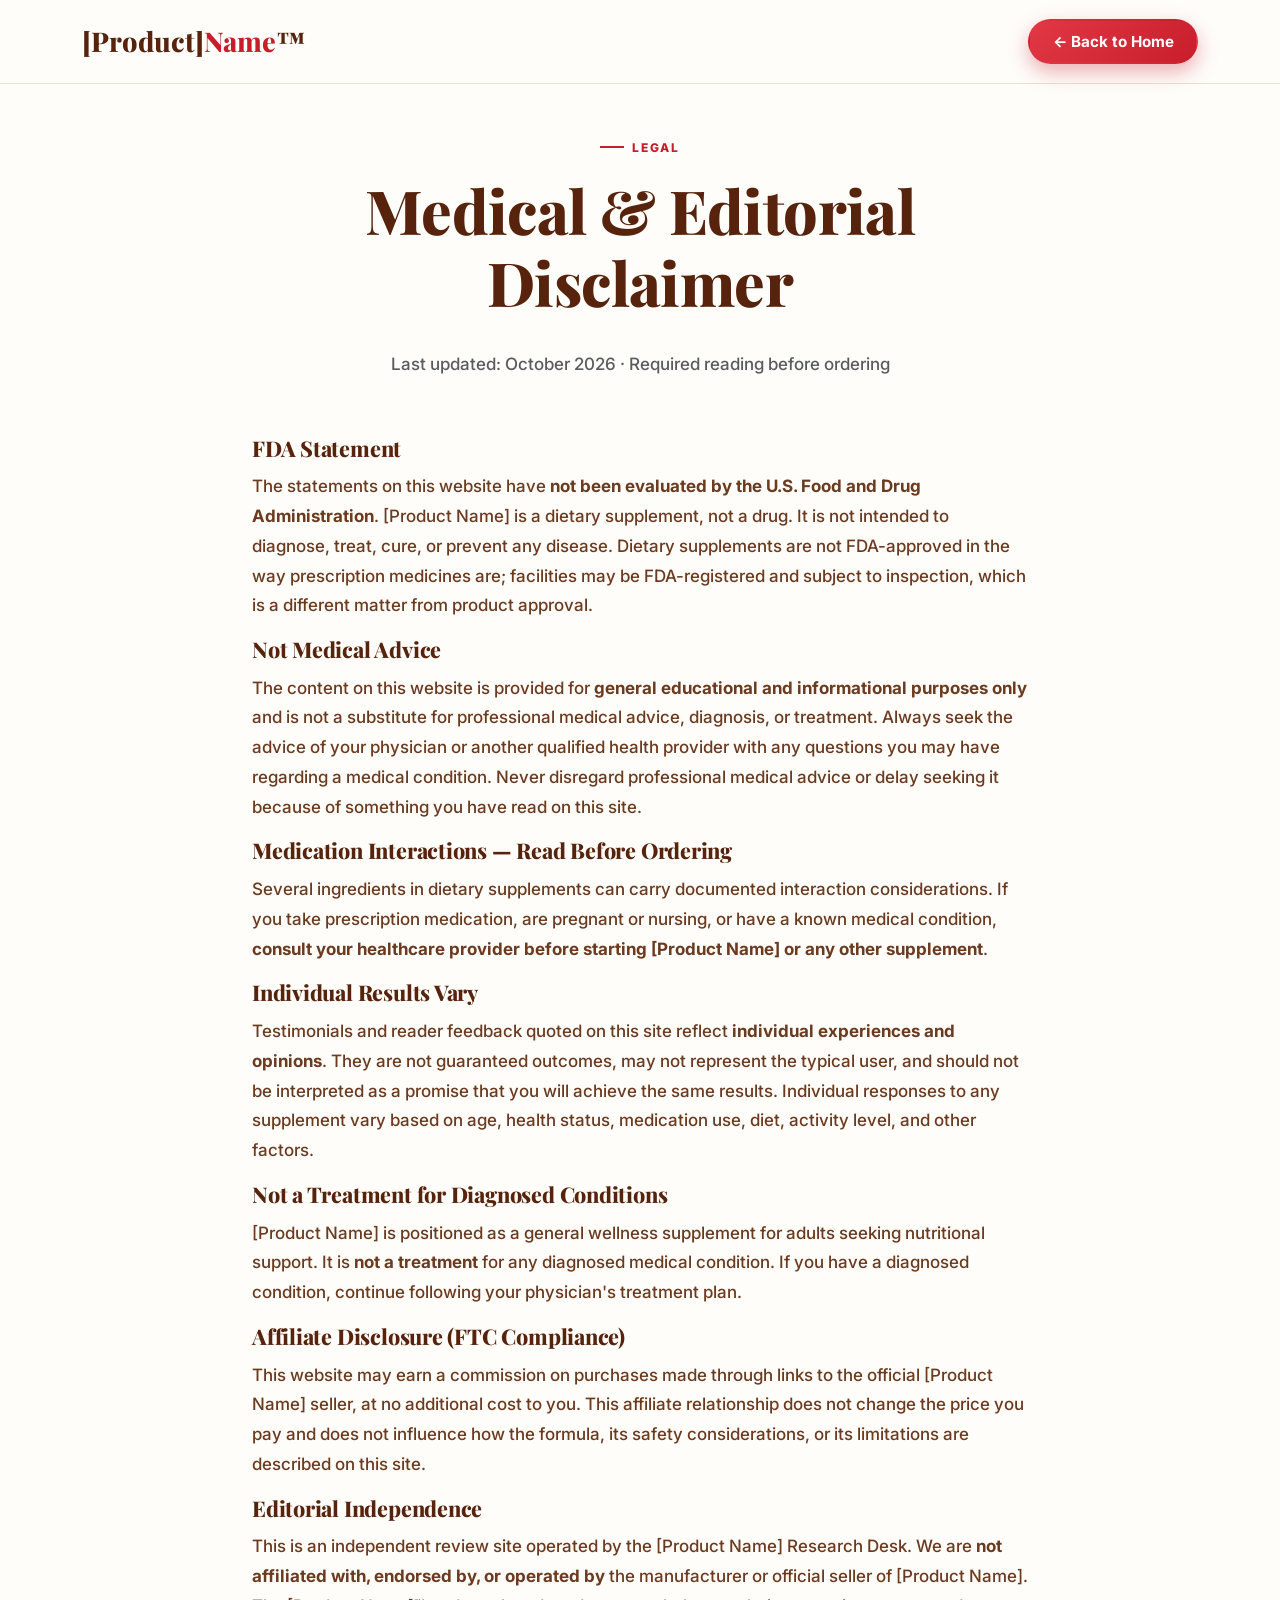
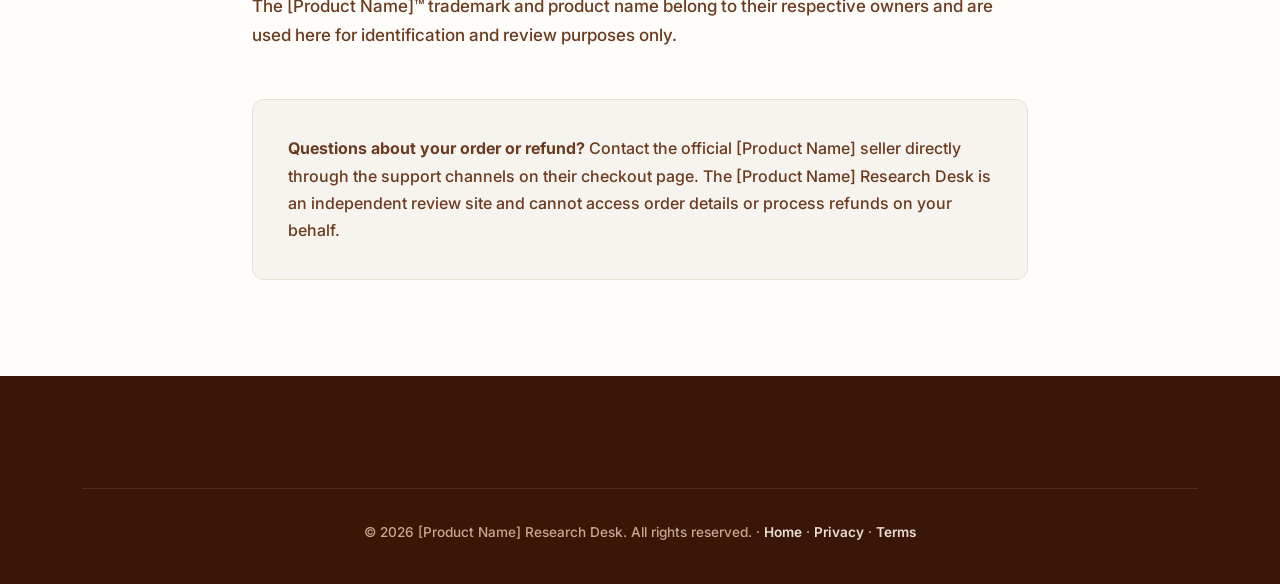
<file: disclaimer.html>
<!DOCTYPE html>
<html lang="en">
<head>
<meta charset="UTF-8">
<meta name="viewport" content="width=device-width, initial-scale=1.0">
<title>Disclaimer | [Product Name]™</title>
<meta name="robots" content="noindex, follow">
<link rel="canonical" href="https://[Your Domain]/disclaimer.html">
<link href="https://fonts.googleapis.com/css2?family=Inter:wght@400;500;600;700&family=Playfair+Display:wght@600;700;800&display=swap" rel="stylesheet">
<link href="https://cdn.jsdelivr.net/npm/bootstrap@5.3.3/dist/css/bootstrap.min.css" rel="stylesheet">
<link rel="stylesheet" href="style.css">
</head>
<body>

<nav class="navbar navbar-expand-lg gd-nav fixed-top">
  <div class="container">
    <a class="navbar-brand" href="index.html"><span class="gd-logo">[Product]<em>Name</em>™</span></a>
    <a href="index.html" class="gd-btn gd-btn--primary gd-btn--sm">← Back to Home</a>
  </div>
</nav>

<main class="gd-sec" style="padding-top: 8rem;">
  <div class="container" style="max-width: 800px;">
    <div class="gd-head gd-head--c">
      <span class="gd-eyebrow gd-eyebrow--c">Legal</span>
      <h1>Medical & Editorial Disclaimer</h1>
      <p class="text-muted">Last updated: October 2026 · Required reading before ordering</p>
    </div>

    <h3>FDA Statement</h3>
    <p>The statements on this website have <strong>not been evaluated by the U.S. Food and Drug Administration</strong>. [Product Name] is a dietary supplement, not a drug. It is not intended to diagnose, treat, cure, or prevent any disease. Dietary supplements are not FDA-approved in the way prescription medicines are; facilities may be FDA-registered and subject to inspection, which is a different matter from product approval.</p>

    <h3>Not Medical Advice</h3>
    <p>The content on this website is provided for <strong>general educational and informational purposes only</strong> and is not a substitute for professional medical advice, diagnosis, or treatment. Always seek the advice of your physician or another qualified health provider with any questions you may have regarding a medical condition. Never disregard professional medical advice or delay seeking it because of something you have read on this site.</p>

    <h3>Medication Interactions — Read Before Ordering</h3>
    <p>Several ingredients in dietary supplements can carry documented interaction considerations. If you take prescription medication, are pregnant or nursing, or have a known medical condition, <strong>consult your healthcare provider before starting [Product Name] or any other supplement</strong>.</p>

    <h3>Individual Results Vary</h3>
    <p>Testimonials and reader feedback quoted on this site reflect <strong>individual experiences and opinions</strong>. They are not guaranteed outcomes, may not represent the typical user, and should not be interpreted as a promise that you will achieve the same results. Individual responses to any supplement vary based on age, health status, medication use, diet, activity level, and other factors.</p>

    <h3>Not a Treatment for Diagnosed Conditions</h3>
    <p>[Product Name] is positioned as a general wellness supplement for adults seeking nutritional support. It is <strong>not a treatment</strong> for any diagnosed medical condition. If you have a diagnosed condition, continue following your physician's treatment plan.</p>

    <h3>Affiliate Disclosure (FTC Compliance)</h3>
    <p>This website may earn a commission on purchases made through links to the official [Product Name] seller, at no additional cost to you. This affiliate relationship does not change the price you pay and does not influence how the formula, its safety considerations, or its limitations are described on this site.</p>

    <h3>Editorial Independence</h3>
    <p>This is an independent review site operated by the [Product Name] Research Desk. We are <strong>not affiliated with, endorsed by, or operated by</strong> the manufacturer or official seller of [Product Name]. The [Product Name]™ trademark and product name belong to their respective owners and are used here for identification and review purposes only.</p>

    <div class="gd-card mt-5" style="background: var(--gd-bg-alt); border-color: var(--gd-line);">
      <p class="mb-0"><strong>Questions about your order or refund?</strong> Contact the official [Product Name] seller directly through the support channels on their checkout page. The [Product Name] Research Desk is an independent review site and cannot access order details or process refunds on your behalf.</p>
    </div>
  </div>
</main>

<footer class="gd-foot">
  <div class="container text-center">
    <div class="gd-legal" style="border-top: 1px solid rgba(255,255,255,0.1); padding-top: 2rem; margin-top: 2rem;">
      <p class="mb-0">© 2026 [Product Name] Research Desk. All rights reserved. · <a href="index.html" style="color: var(--gd-deep-mut);">Home</a> · <a href="privacy-policy.html" style="color: var(--gd-deep-mut);">Privacy</a> · <a href="terms-conditions.html" style="color: var(--gd-deep-mut);">Terms</a></p>
    </div>
  </div>
</footer>
</body>
</html>
</file>
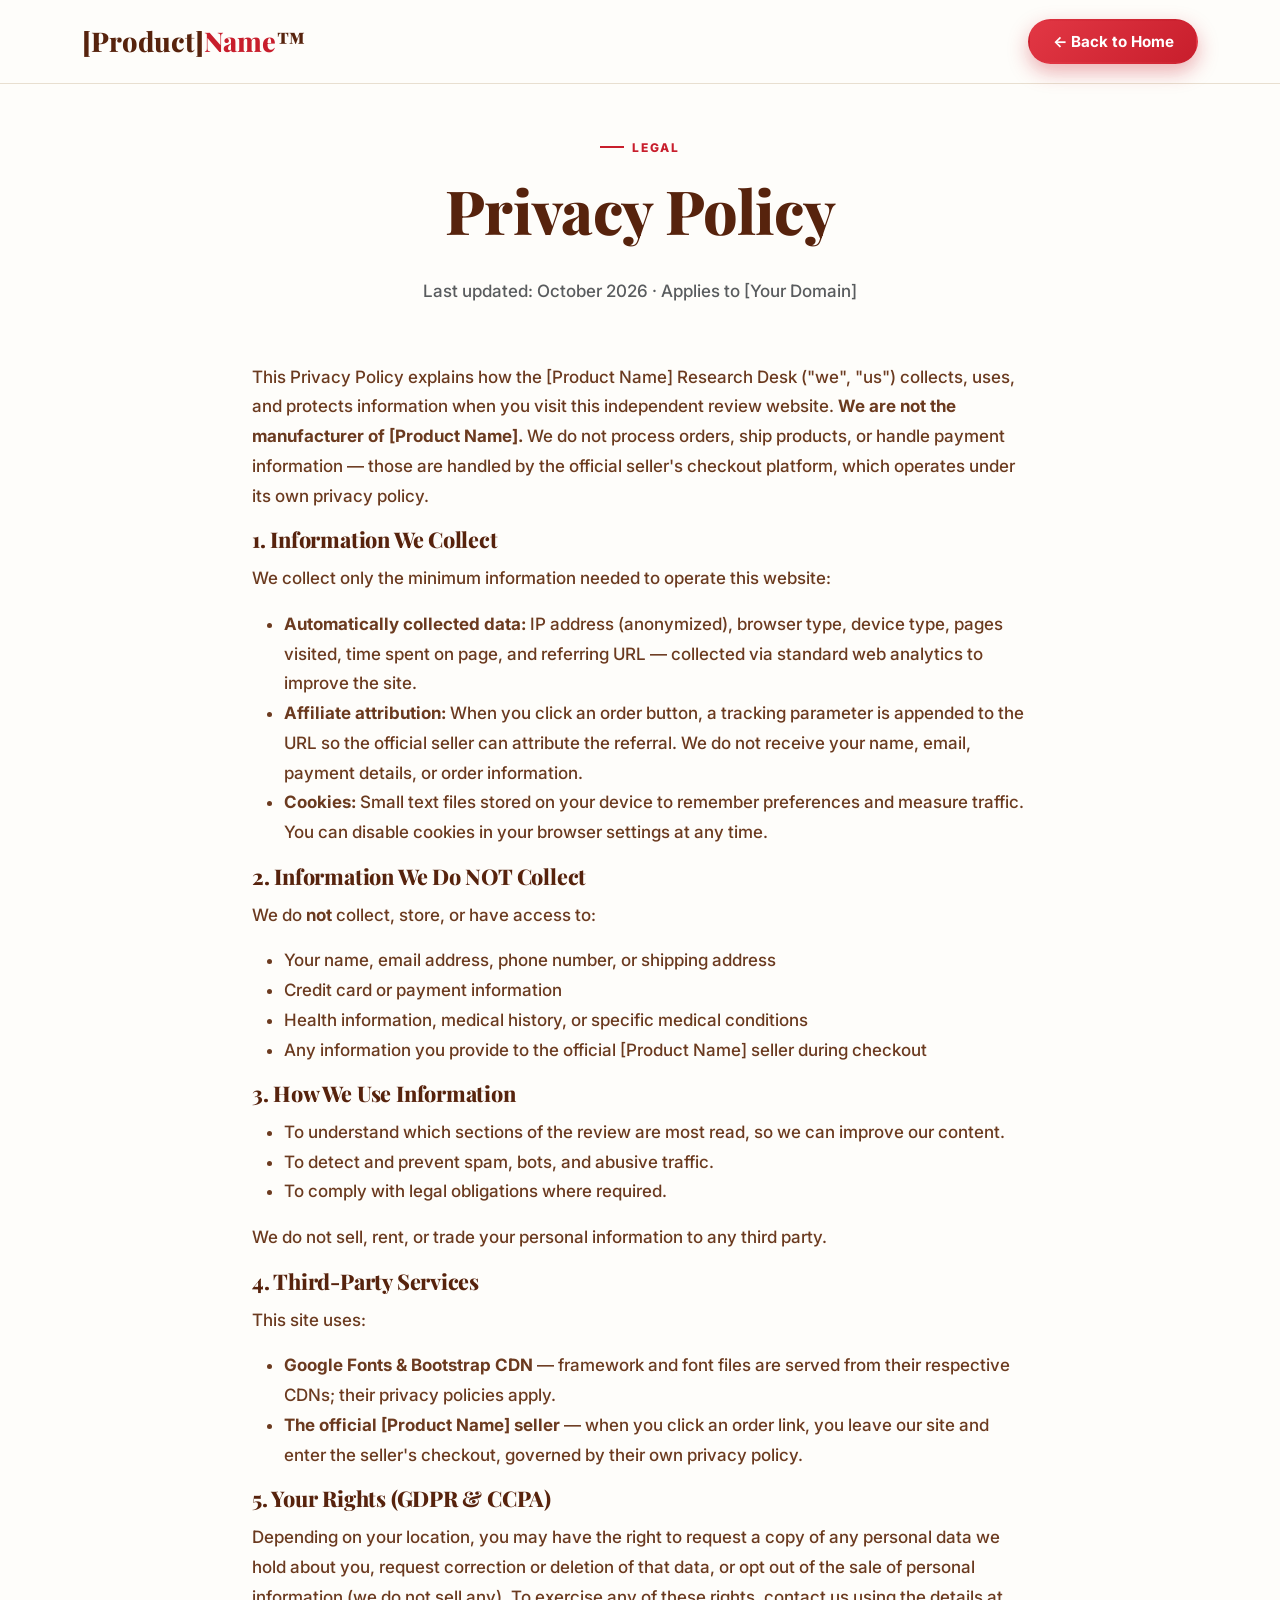
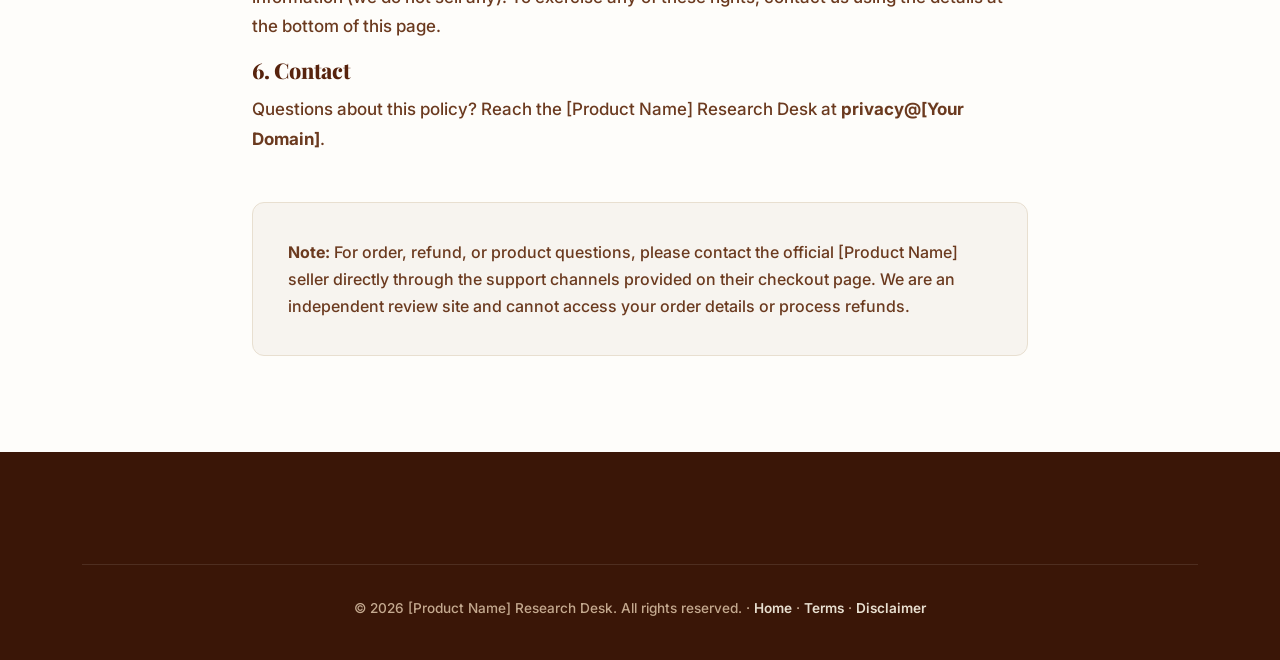
<file: privacy-policy.html>
<!DOCTYPE html>
<html lang="en">
<head>
<meta charset="UTF-8">
<meta name="viewport" content="width=device-width, initial-scale=1.0">
<title>Privacy Policy | [Product Name]™</title>
<meta name="robots" content="noindex, follow">
<link rel="canonical" href="https://[Your Domain]/privacy-policy.html">
<link href="https://fonts.googleapis.com/css2?family=Inter:wght@400;500;600;700&family=Playfair+Display:wght@600;700;800&display=swap" rel="stylesheet">
<link href="https://cdn.jsdelivr.net/npm/bootstrap@5.3.3/dist/css/bootstrap.min.css" rel="stylesheet">
<link rel="stylesheet" href="https://cdn.jsdelivr.net/npm/bootstrap-icons@1.11.3/font/bootstrap-icons.min.css">
<link rel="stylesheet" href="style.css">
</head>
<body>

<nav class="navbar navbar-expand-lg gd-nav fixed-top">
  <div class="container">
    <a class="navbar-brand" href="index.html"><span class="gd-logo">[Product]<em>Name</em>™</span></a>
    <a href="index.html" class="gd-btn gd-btn--primary gd-btn--sm">← Back to Home</a>
  </div>
</nav>

<main class="gd-sec" style="padding-top: 8rem;">
  <div class="container" style="max-width: 800px;">
    <div class="gd-head gd-head--c">
      <span class="gd-eyebrow gd-eyebrow--c">Legal</span>
      <h1>Privacy Policy</h1>
      <p class="text-muted">Last updated: October 2026 · Applies to [Your Domain]</p>
    </div>

    <p>This Privacy Policy explains how the [Product Name] Research Desk ("we", "us") collects, uses, and protects information when you visit this independent review website. <strong>We are not the manufacturer of [Product Name].</strong> We do not process orders, ship products, or handle payment information — those are handled by the official seller's checkout platform, which operates under its own privacy policy.</p>

    <h3>1. Information We Collect</h3>
    <p>We collect only the minimum information needed to operate this website:</p>
    <ul>
      <li><strong>Automatically collected data:</strong> IP address (anonymized), browser type, device type, pages visited, time spent on page, and referring URL — collected via standard web analytics to improve the site.</li>
      <li><strong>Affiliate attribution:</strong> When you click an order button, a tracking parameter is appended to the URL so the official seller can attribute the referral. We do not receive your name, email, payment details, or order information.</li>
      <li><strong>Cookies:</strong> Small text files stored on your device to remember preferences and measure traffic. You can disable cookies in your browser settings at any time.</li>
    </ul>

    <h3>2. Information We Do NOT Collect</h3>
    <p>We do <strong>not</strong> collect, store, or have access to:</p>
    <ul>
      <li>Your name, email address, phone number, or shipping address</li>
      <li>Credit card or payment information</li>
      <li>Health information, medical history, or specific medical conditions</li>
      <li>Any information you provide to the official [Product Name] seller during checkout</li>
    </ul>

    <h3>3. How We Use Information</h3>
    <ul>
      <li>To understand which sections of the review are most read, so we can improve our content.</li>
      <li>To detect and prevent spam, bots, and abusive traffic.</li>
      <li>To comply with legal obligations where required.</li>
    </ul>
    <p>We do not sell, rent, or trade your personal information to any third party.</p>

    <h3>4. Third-Party Services</h3>
    <p>This site uses:</p>
    <ul>
      <li><strong>Google Fonts & Bootstrap CDN</strong> — framework and font files are served from their respective CDNs; their privacy policies apply.</li>
      <li><strong>The official [Product Name] seller</strong> — when you click an order link, you leave our site and enter the seller's checkout, governed by their own privacy policy.</li>
    </ul>

    <h3>5. Your Rights (GDPR & CCPA)</h3>
    <p>Depending on your location, you may have the right to request a copy of any personal data we hold about you, request correction or deletion of that data, or opt out of the sale of personal information (we do not sell any). To exercise any of these rights, contact us using the details at the bottom of this page.</p>

    <h3>6. Contact</h3>
    <p>Questions about this policy? Reach the [Product Name] Research Desk at <strong>privacy@[Your Domain]</strong>.</p>

    <div class="gd-card mt-5" style="background: var(--gd-bg-alt); border-color: var(--gd-line);">
      <p class="mb-0"><strong>Note:</strong> For order, refund, or product questions, please contact the official [Product Name] seller directly through the support channels provided on their checkout page. We are an independent review site and cannot access your order details or process refunds.</p>
    </div>
  </div>
</main>

<footer class="gd-foot">
  <div class="container text-center">
    <div class="gd-legal" style="border-top: 1px solid rgba(255,255,255,0.1); padding-top: 2rem; margin-top: 2rem;">
      <p class="mb-0">© 2026 [Product Name] Research Desk. All rights reserved. · <a href="index.html" style="color: var(--gd-deep-mut);">Home</a> · <a href="terms-conditions.html" style="color: var(--gd-deep-mut);">Terms</a> · <a href="disclaimer.html" style="color: var(--gd-deep-mut);">Disclaimer</a></p>
    </div>
  </div>
</footer>
</body>
</html>
</file>
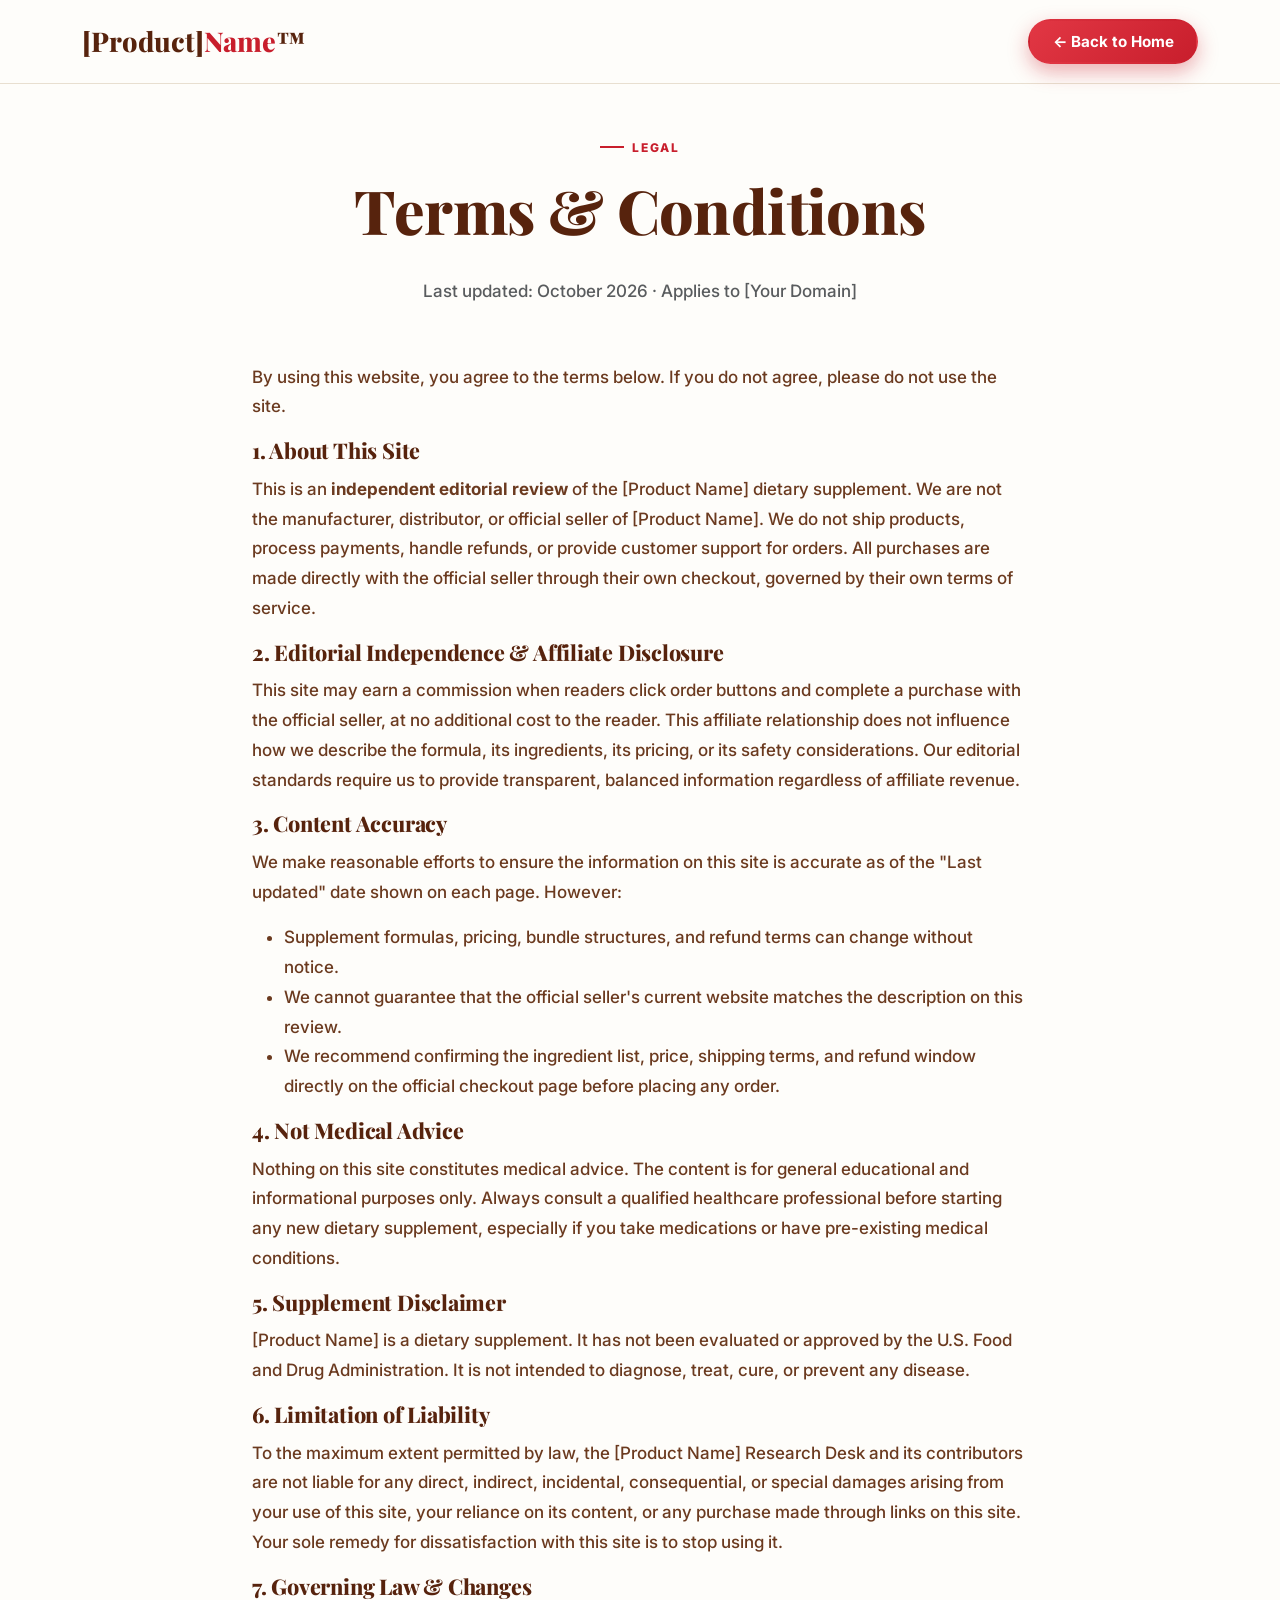
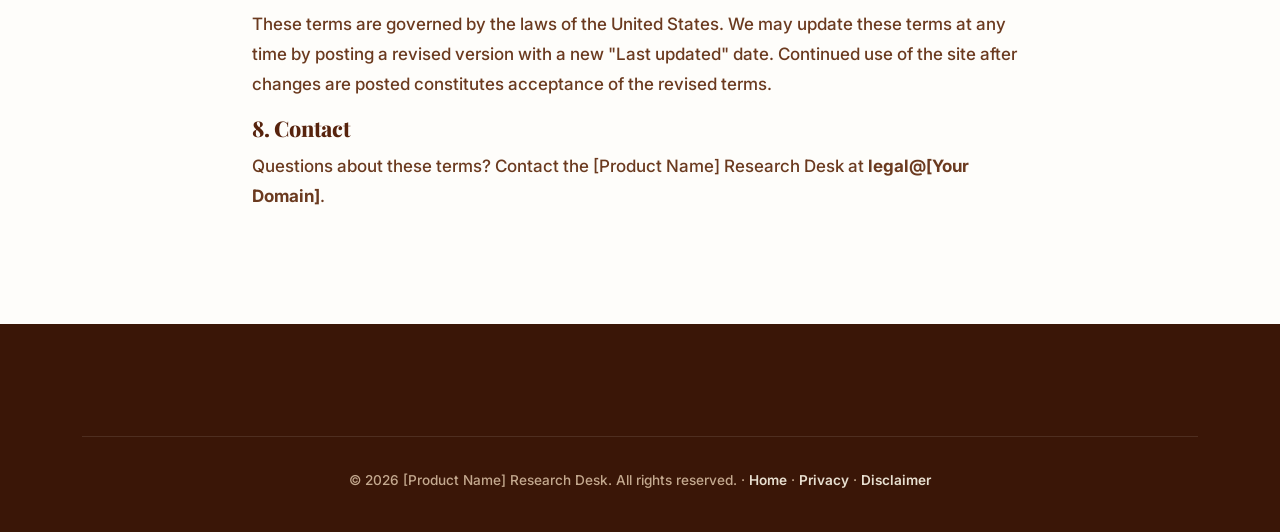
<file: terms-conditions.html>
<!DOCTYPE html>
<html lang="en">
<head>
<meta charset="UTF-8">
<meta name="viewport" content="width=device-width, initial-scale=1.0">
<title>Terms & Conditions | [Product Name]™</title>
<meta name="robots" content="noindex, follow">
<link rel="canonical" href="https://[Your Domain]/terms-conditions.html">
<link href="https://fonts.googleapis.com/css2?family=Inter:wght@400;500;600;700&family=Playfair+Display:wght@600;700;800&display=swap" rel="stylesheet">
<link href="https://cdn.jsdelivr.net/npm/bootstrap@5.3.3/dist/css/bootstrap.min.css" rel="stylesheet">
<link rel="stylesheet" href="style.css">
</head>
<body>

<nav class="navbar navbar-expand-lg gd-nav fixed-top">
  <div class="container">
    <a class="navbar-brand" href="index.html"><span class="gd-logo">[Product]<em>Name</em>™</span></a>
    <a href="index.html" class="gd-btn gd-btn--primary gd-btn--sm">← Back to Home</a>
  </div>
</nav>

<main class="gd-sec" style="padding-top: 8rem;">
  <div class="container" style="max-width: 800px;">
    <div class="gd-head gd-head--c">
      <span class="gd-eyebrow gd-eyebrow--c">Legal</span>
      <h1>Terms & Conditions</h1>
      <p class="text-muted">Last updated: October 2026 · Applies to [Your Domain]</p>
    </div>

    <p>By using this website, you agree to the terms below. If you do not agree, please do not use the site.</p>

    <h3>1. About This Site</h3>
    <p>This is an <strong>independent editorial review</strong> of the [Product Name] dietary supplement. We are not the manufacturer, distributor, or official seller of [Product Name]. We do not ship products, process payments, handle refunds, or provide customer support for orders. All purchases are made directly with the official seller through their own checkout, governed by their own terms of service.</p>

    <h3>2. Editorial Independence & Affiliate Disclosure</h3>
    <p>This site may earn a commission when readers click order buttons and complete a purchase with the official seller, at no additional cost to the reader. This affiliate relationship does not influence how we describe the formula, its ingredients, its pricing, or its safety considerations. Our editorial standards require us to provide transparent, balanced information regardless of affiliate revenue.</p>

    <h3>3. Content Accuracy</h3>
    <p>We make reasonable efforts to ensure the information on this site is accurate as of the "Last updated" date shown on each page. However:</p>
    <ul>
      <li>Supplement formulas, pricing, bundle structures, and refund terms can change without notice.</li>
      <li>We cannot guarantee that the official seller's current website matches the description on this review.</li>
      <li>We recommend confirming the ingredient list, price, shipping terms, and refund window directly on the official checkout page before placing any order.</li>
    </ul>

    <h3>4. Not Medical Advice</h3>
    <p>Nothing on this site constitutes medical advice. The content is for general educational and informational purposes only. Always consult a qualified healthcare professional before starting any new dietary supplement, especially if you take medications or have pre-existing medical conditions.</p>

    <h3>5. Supplement Disclaimer</h3>
    <p>[Product Name] is a dietary supplement. It has not been evaluated or approved by the U.S. Food and Drug Administration. It is not intended to diagnose, treat, cure, or prevent any disease.</p>

    <h3>6. Limitation of Liability</h3>
    <p>To the maximum extent permitted by law, the [Product Name] Research Desk and its contributors are not liable for any direct, indirect, incidental, consequential, or special damages arising from your use of this site, your reliance on its content, or any purchase made through links on this site. Your sole remedy for dissatisfaction with this site is to stop using it.</p>

    <h3>7. Governing Law & Changes</h3>
    <p>These terms are governed by the laws of the United States. We may update these terms at any time by posting a revised version with a new "Last updated" date. Continued use of the site after changes are posted constitutes acceptance of the revised terms.</p>

    <h3>8. Contact</h3>
    <p>Questions about these terms? Contact the [Product Name] Research Desk at <strong>legal@[Your Domain]</strong>.</p>
  </div>
</main>

<footer class="gd-foot">
  <div class="container text-center">
    <div class="gd-legal" style="border-top: 1px solid rgba(255,255,255,0.1); padding-top: 2rem; margin-top: 2rem;">
      <p class="mb-0">© 2026 [Product Name] Research Desk. All rights reserved. · <a href="index.html" style="color: var(--gd-deep-mut);">Home</a> · <a href="privacy-policy.html" style="color: var(--gd-deep-mut);">Privacy</a> · <a href="disclaimer.html" style="color: var(--gd-deep-mut);">Disclaimer</a></p>
    </div>
  </div>
</footer>
</body>
</html>
</file>
<file: style.css>
/* ============================================================
GlycoDefender — "Metabolic Vitality" Editorial Theme
Palette: Blood Red #C81E2C | Pure White #FEFDFA | Dark Coffee #57230D
Type: Inter (body) + Playfair Display (display/headings)
============================================================ */
:root{
  --gd-primary: #C81E2C;
  --gd-primary-lt: #E23744;
  --gd-primary-dd: #9E1420;
  --gd-coffee: #57230D;
  --gd-coffee-lt: #7A3418;
  --gd-coffee-dd: #3A1607;
  --gd-bg: #FEFDFA;
  --gd-bg-alt: #F7F4EF;
  --gd-card: #FFFFFF;
  --gd-line: #E8DFD0;
  --gd-line-soft: #F0E9DC;
  --gd-text: #57230D;
  --gd-body: #6B3A1F;
  --gd-muted: #8B5A3C;
  --gd-deep-text: #FEFDFA;
  --gd-deep-mut: #E8DFD0;
  --gd-yes: #10B981;
  --gd-no: #EF4444;
  --gd-grad: linear-gradient(135deg, #E23744 0%, #C81E2C 100%);
  --gd-grad-d: linear-gradient(150deg, #57230D 0%, #3A1607 100%);
  --gd-display: 'Playfair Display', Georgia, serif;
  --gd-body-f: 'Inter', system-ui, sans-serif;
  --gd-r: 12px;
  --gd-r-sm: 8px;
  --gd-sh: 0 4px 6px -1px rgba(87, 35, 13, 0.05), 0 2px 4px -1px rgba(87, 35, 13, 0.03);
  --gd-sh-lg: 0 10px 15px -3px rgba(87, 35, 13, 0.08), 0 4px 6px -2px rgba(87, 35, 13, 0.04);
}

*, *::before, *::after { box-sizing: border-box; }
html { scroll-behavior: smooth; scroll-padding-top: 80px; }
body {
  margin: 0;
  background: var(--gd-bg);
  color: var(--gd-body);
  font-family: var(--gd-body-f);
  font-size: 17px;
  line-height: 1.75;
  font-weight: 500;
  -webkit-font-smoothing: antialiased;
}
img { max-width: 100%; height: auto; display: block; }
a { color: var(--gd-primary); text-decoration: none; transition: color 0.2s; font-weight: 600; }
a:hover { color: var(--gd-primary-dd); }
h1, h2, h3, h4 { font-family: var(--gd-display); color: var(--gd-text); line-height: 1.2; margin: 0 0 0.5em; font-weight: 800; letter-spacing: -0.01em; }
h1 { font-size: clamp(2.4rem, 5vw, 3.8rem); }
h2 { font-size: clamp(1.9rem, 4vw, 2.8rem); }
h3 { font-size: 1.35rem; }
h4 { font-size: 1.15rem; }
.gd-skip { position: absolute; left: -9999px; top: 0; background: var(--gd-coffee); color: #fff; padding: 0.8rem 1.2rem; z-index: 2000; border-radius: 0 0 8px 0; font-weight: 700; }
.gd-skip:focus { left: 0; }

/* ── Buttons ─────────────────────────────────────────────── */
.gd-btn {
  display: inline-flex; align-items: center; justify-content: center; gap: 0.5rem;
  font-family: var(--gd-body-f); font-weight: 700; font-size: 1.05rem;
  padding: 1rem 2.2rem; border-radius: 999px; border: 2px solid transparent;
  cursor: pointer; text-align: center; line-height: 1.25; transition: all 0.25s ease;
}
.gd-btn:hover { transform: translateY(-2px); text-decoration: none; }
.gd-btn--primary { 
  background: var(--gd-grad); 
  color: #fff; 
  box-shadow: 0 8px 20px rgba(200, 30, 44, 0.35); 
}
.gd-btn--primary:hover { 
  background: linear-gradient(135deg, #F04858 0%, #E23744 100%); 
  color: #fff; 
  box-shadow: 0 12px 28px rgba(200, 30, 44, 0.45); 
}
.gd-btn--ghost { background: transparent; color: var(--gd-coffee); border-color: var(--gd-coffee); font-weight: 700; }
.gd-btn--ghost:hover { background: var(--gd-coffee); color: #fff; }
.gd-sec--deep .gd-btn--ghost { color: #fff; border-color: rgba(255,255,255,0.4); }
.gd-sec--deep .gd-btn--ghost:hover { background: rgba(255,255,255,0.15); }
.gd-btn--lg { padding: 1.2rem 2.6rem; font-size: 1.1rem; font-weight: 700; }
.gd-btn--sm { padding: 0.7rem 1.4rem; font-size: 0.95rem; font-weight: 700; }
.gd-btn--full { width: 100%; }

/* ── Navbar ──────────────────────────────────────────────── */
.gd-nav { 
  background: rgba(254, 253, 250, 0.96); 
  backdrop-filter: blur(12px); 
  border-bottom: 1px solid var(--gd-line); 
  padding: 0.8rem 0; 
}
.gd-logo { font-family: var(--gd-display); font-size: 1.7rem; font-weight: 800; color: var(--gd-coffee); }
.gd-logo em { font-style: normal; color: var(--gd-primary); font-weight: 800; }
.gd-nav .nav-link { font-weight: 600; font-size: 0.95rem; color: var(--gd-body); padding: 0.5rem 0.8rem; border-radius: 8px; }
.gd-nav .nav-link:hover { color: var(--gd-primary); background: rgba(200, 30, 44, 0.05); }
.gd-nav .nav-link.active { color: var(--gd-primary); font-weight: 700; }
@media (max-width: 991.98px) {
  .gd-nav .navbar-collapse { background: var(--gd-bg); border: 1px solid var(--gd-line); border-radius: var(--gd-r); margin-top: 0.5rem; padding: 1rem; }
  .gd-nav .nav-link { padding: 0.8rem; font-size: 1rem; }
  .gd-nav .gd-btn { margin-top: 0.5rem; width: 100%; }
}

/* ── Layout & Sections ───────────────────────────────────── */
.gd-sec { padding: 6rem 0; position: relative; }
.gd-sec--alt { background: var(--gd-bg-alt); position: relative; }
.gd-sec--alt::before { 
  content: ""; position: absolute; inset: 0; pointer-events: none; opacity: 0.6; 
  background-image: radial-gradient(circle, rgba(87, 35, 13, 0.03) 1px, transparent 1px); 
  background-size: 24px 24px; 
}
.gd-sec--alt > .container { position: relative; z-index: 1; }
.gd-sec--deep { background: var(--gd-grad-d); color: var(--gd-deep-mut); }
.gd-sec--deep h1, .gd-sec--deep h2, .gd-sec--deep h3 { color: #fff; }
.gd-head { max-width: 65ch; margin: 0 auto 3.5rem; }
.gd-head--c { text-align: center; }
.gd-eyebrow { 
  display: inline-flex; align-items: center; gap: 0.5rem; 
  font-family: var(--gd-body-f); font-size: 0.75rem; font-weight: 800; 
  letter-spacing: 0.15em; text-transform: uppercase; color: var(--gd-primary); 
  margin-bottom: 1rem; 
}
.gd-eyebrow::before { content: ""; width: 24px; height: 2px; background: var(--gd-primary); }
.gd-eyebrow--c { justify-content: center; }
.gd-lede { font-size: 1.15rem; color: var(--gd-body); font-weight: 500; line-height: 1.8; }
.gd-sec--deep .gd-lede { color: var(--gd-deep-mut); font-weight: 500; }

/* ── Hero ────────────────────────────────────────────────── */
.gd-hero { 
  padding: 8rem 0 5rem; 
  background: linear-gradient(180deg, #FFFFFF 0%, var(--gd-bg) 100%); 
}
.gd-pill { 
  display: inline-flex; align-items: center; gap: 0.4rem; 
  background: #fff; border: 1px solid var(--gd-line); color: var(--gd-primary); 
  font-family: var(--gd-body-f); font-weight: 700; font-size: 0.75rem; 
  padding: 0.5rem 1rem; border-radius: 999px; letter-spacing: 0.05em;
}
.gd-answer { 
  background: #fff; border: 1px solid var(--gd-line); border-left: 4px solid var(--gd-primary); 
  border-radius: 0 var(--gd-r-sm) var(--gd-r-sm) 0; padding: 1.5rem 1.8rem; 
  margin: 2rem 0; box-shadow: var(--gd-sh); 
}
.gd-answer__tag { 
  display: block; font-family: var(--gd-body-f); font-size: 0.7rem; font-weight: 800; 
  letter-spacing: 0.1em; text-transform: uppercase; color: var(--gd-primary); margin-bottom: 0.6rem; 
}
.gd-answer p { margin: 0; font-size: 1.05rem; color: var(--gd-text); line-height: 1.7; font-weight: 600; }
.gd-answer p + p { margin-top: 0.8rem; }
.gd-hero__cta { display: flex; flex-wrap: wrap; gap: 1rem; margin: 2rem 0; }
.gd-cta-micro { display: flex; flex-wrap: wrap; gap: 0.5rem 1.5rem; font-size: 0.85rem; font-weight: 600; color: var(--gd-muted); margin-bottom: 1rem; }
.gd-cta-micro i { color: var(--gd-primary); margin-right: 4px; }
.gd-sec--deep .gd-cta-micro { color: var(--gd-deep-mut); }
.gd-sec--deep .gd-cta-micro i { color: var(--gd-primary-lt); }
.gd-cta-price { font-size: 1.05rem; color: var(--gd-body); margin: 0; font-weight: 600; }
.gd-cta-price strong { color: var(--gd-primary); font-weight: 800; }
.gd-sec--deep .gd-cta-price { color: var(--gd-deep-mut); }
.gd-sec--deep .gd-cta-price strong { color: #fff; }
.gd-hero__img { filter: drop-shadow(0 30px 60px rgba(87, 35, 13, 0.15)); }
.gd-hero-badges { display: flex; justify-content: center; gap: 2rem; margin-top: 2rem; font-size: 0.85rem; font-weight: 700; color: var(--gd-muted); }
.gd-hero-badges i { color: var(--gd-primary); margin-right: 4px; font-size: 1.1rem; }
.gd-ribbon { 
  background: var(--gd-coffee); color: #fff; text-align: center; 
  padding: 1rem 1.5rem; font-family: var(--gd-body-f); font-size: 0.75rem; 
  font-weight: 700; letter-spacing: 0.15em; text-transform: uppercase; 
  line-height: 1.6; margin-top: 3.5rem; border-radius: var(--gd-r); 
  box-shadow: var(--gd-sh-lg);
}
.gd-ribbon b { color: var(--gd-primary-lt); }
@media (max-width: 768px) { 
  .gd-hero__cta { flex-direction: column; } 
  .gd-hero__cta .gd-btn { width: 100%; } 
}

/* ── Badges & Trust ──────────────────────────────────────── */
.gd-badge-img { 
  max-width: 72px; max-height: 72px; width: auto; height: auto; 
  margin: 0 auto; display: block; filter: drop-shadow(0 4px 8px rgba(87, 35, 13, 0.08)); 
  transition: transform 0.3s ease; 
}
.gd-badge-img:hover { transform: translateY(-4px) scale(1.05); }
@media (max-width: 768px) { .gd-badge-img { max-width: 56px; max-height: 56px; } }

/* ── Cards ───────────────────────────────────────────────── */
.gd-card { 
  background: var(--gd-card); border: 1px solid var(--gd-line); 
  border-radius: var(--gd-r); padding: 2.2rem; height: 100%; 
  transition: transform 0.3s ease, box-shadow 0.3s ease, border-color 0.3s ease; 
}
.gd-card:hover { transform: translateY(-6px); box-shadow: var(--gd-sh-lg); border-color: var(--gd-primary-lt); }
.gd-card h3 { font-size: 1.25rem; margin-bottom: 0.8rem; font-weight: 700; }
.gd-card p { font-size: 1rem; margin: 0; color: var(--gd-body); font-weight: 500; line-height: 1.7; }
.gd-card__n { 
  display: inline-flex; align-items: center; justify-content: center; 
  width: 44px; height: 44px; border-radius: 12px; 
  background: rgba(200, 30, 44, 0.1); color: var(--gd-primary); 
  font-family: var(--gd-body-f); font-weight: 800; font-size: 1rem; margin-bottom: 1.2rem; 
}
.gd-card__icon {
  width: 56px; height: 56px; border-radius: 14px; background: rgba(200, 30, 44, 0.1); color: var(--gd-primary);
  display: flex; align-items: center; justify-content: center; font-size: 1.6rem; margin-bottom: 1.2rem;
  transition: transform 0.3s ease, background 0.3s ease;
}
.gd-card:hover .gd-card__icon { transform: scale(1.1) rotate(-5deg); background: var(--gd-primary); color: #fff; }
.gd-card--highlight { background: #fff; border-top: 4px solid var(--gd-primary); }
.gd-trust-chips { display: flex; flex-wrap: wrap; gap: 0.6rem; }
.gd-chip { background: #fff; border: 1px solid var(--gd-line); border-radius: 999px; padding: 0.4rem 1rem; font-size: 0.82rem; font-weight: 700; color: var(--gd-coffee); }
.gd-section-img { max-width: 100%; height: auto; }
.gd-small { font-size: 0.9rem; color: var(--gd-muted); font-style: italic; }

/* ── Ingredients ─────────────────────────────────────────── */
.gd-layer { 
  display: inline-block; font-family: var(--gd-body-f); font-size: 0.65rem; 
  font-weight: 800; letter-spacing: 0.1em; text-transform: uppercase; 
  padding: 0.4rem 0.8rem; border-radius: 999px; margin-bottom: 1rem; 
}
.gd-layer--primary { background: #EFF6FF; color: #1D4ED8; border: 1px solid rgba(29, 78, 216, 0.2); }
.gd-layer--secondary { background: #F0FDF4; color: #166534; border: 1px solid rgba(22, 101, 52, 0.2); }
.gd-layer--tertiary { background: #FFF7ED; color: #C2410C; border: 1px solid rgba(194, 65, 12, 0.2); }
.gd-layer--quaternary { background: #ECFDF5; color: #047857; border: 1px solid rgba(4, 120, 87, 0.2); }

/* ── Tables ──────────────────────────────────────────────── */
.gd-tablewrap { overflow-x: auto; border: 1px solid var(--gd-line); border-radius: var(--gd-r); background: #fff; }
.gd-table { width: 100%; border-collapse: collapse; min-width: 600px; font-size: 1rem; }
.gd-table th, .gd-table td { padding: 1.2rem 1.4rem; text-align: left; border-bottom: 1px solid var(--gd-line-soft); font-weight: 500; }
.gd-table th { background: var(--gd-coffee); font-weight: 700; color: #fff; font-size: 0.85rem; letter-spacing: 0.05em; text-transform: uppercase; font-family: var(--gd-body-f); }
.gd-table tr:last-child td { border-bottom: none; }
.gd-table tr:hover { background: var(--gd-bg-alt); }
.gd-yes { color: var(--gd-yes); font-weight: 700; }
.gd-no { color: var(--gd-no); font-weight: 700; }

/* ── Pricing & Guarantee ─────────────────────────────────── */
.gd-pack { 
  background: var(--gd-card); border: 1px solid var(--gd-line); 
  border-radius: var(--gd-r); padding: 2.5rem 1.8rem; height: 100%; 
  display: flex; flex-direction: column; position: relative; 
  transition: transform 0.3s ease, box-shadow 0.3s ease; 
}
.gd-pack:hover { transform: translateY(-6px); box-shadow: var(--gd-sh-lg); }
.gd-pack--best { border: 2px solid var(--gd-primary); box-shadow: var(--gd-sh-lg); }
.gd-pack__tag { 
  position: absolute; top: -14px; left: 50%; transform: translateX(-50%); 
  font-family: var(--gd-body-f); font-size: 0.7rem; font-weight: 800; 
  letter-spacing: 0.1em; text-transform: uppercase; padding: 0.5rem 1.2rem; 
  border-radius: 999px; white-space: nowrap; background: #fff; 
  color: var(--gd-coffee); border: 1px solid var(--gd-line); 
}
.gd-pack--best .gd-pack__tag { background: var(--gd-grad); color: #fff; border-color: transparent; font-weight: 800; }
.gd-pack h3 { text-align: center; margin: 0.5rem 0 0.2rem; font-size: 1.5rem; font-weight: 800; }
.gd-pack__sub { text-align: center; font-family: var(--gd-body-f); font-size: 0.75rem; color: var(--gd-muted); text-transform: uppercase; letter-spacing: 0.1em; margin-bottom: 1.2rem; font-weight: 600; }
.gd-pack__price { text-align: center; }
.gd-pack__price b { font-family: var(--gd-display); font-size: 3.4rem; color: var(--gd-primary); line-height: 1; display: block; font-weight: 800; }
.gd-pack__price span { font-family: var(--gd-body-f); font-size: 0.8rem; color: var(--gd-muted); display: block; margin-top: 0.4rem; font-weight: 600; }
.gd-pack__tot { text-align: center; font-family: var(--gd-body-f); font-size: 0.9rem; color: var(--gd-coffee); font-weight: 700; margin: 0.6rem 0 1.2rem; }
.gd-pack ul { list-style: none; padding: 0; margin: 0 0 1.5rem; font-size: 0.95rem; color: var(--gd-body); }
.gd-pack li { padding: 0.6rem 0 0.6rem 1.8rem; position: relative; border-bottom: 1px solid var(--gd-line-soft); font-weight: 500; }
.gd-pack li:last-child { border-bottom: none; }
.gd-pack li::before { content: "✓"; position: absolute; left: 0; color: var(--gd-yes); font-weight: 800; font-size: 1.1rem; }
.gd-pack .gd-btn { margin-top: auto; }
.gd-guar { 
  display: grid; grid-template-columns: auto 1fr; gap: 2.5rem; align-items: center; 
  background: var(--gd-card); border: 1px solid var(--gd-line); 
  border-radius: var(--gd-r); padding: 2.5rem; box-shadow: var(--gd-sh); 
}
.gd-seal { 
  width: 130px; height: 130px; border-radius: 50%; 
  background: var(--gd-grad); color: #fff; 
  display: flex; flex-direction: column; align-items: center; justify-content: center; 
  text-align: center; flex-shrink: 0; box-shadow: 0 16px 34px rgba(200, 30, 44, 0.30);
}
.gd-seal b { font-family: var(--gd-display); font-size: 2.4rem; line-height: 1; font-weight: 800; }
.gd-seal span { font-family: var(--gd-body-f); font-size: 0.65rem; font-weight: 800; letter-spacing: 0.1em; text-transform: uppercase; margin-top: 0.2rem; }
.gd-guar h3 { margin-bottom: 0.6rem; font-size: 1.6rem; font-weight: 800; }
.gd-guar p { margin: 0; color: var(--gd-body); font-size: 1.05rem; line-height: 1.7; font-weight: 500; }
@media (max-width: 468px) { .gd-guar { grid-template-columns: 1fr; text-align: center; justify-items: center; } }

/* ── Bonuses ─────────────────────────────────────────────── */
.gd-bonus {
  background: var(--gd-card); border: 1px solid var(--gd-line); border-radius: var(--gd-r);
  padding: 2rem; height: 100%; transition: transform 0.3s ease, box-shadow 0.3s ease;
  position: relative; overflow: hidden;
}
.gd-bonus::before {
  content: ""; position: absolute; top: 0; left: 0; width: 100%; height: 4px;
  background: var(--gd-grad);
}
.gd-bonus:hover { transform: translateY(-6px); box-shadow: var(--gd-sh-lg); }
.gd-bonus__icon {
  width: 56px; height: 56px; border-radius: 14px; background: rgba(200, 30, 44, 0.1); color: var(--gd-primary);
  display: flex; align-items: center; justify-content: center; font-size: 1.6rem; margin-bottom: 1.2rem;
}
.gd-bonus__free {
  position: absolute; top: 1rem; right: 1rem; background: var(--gd-grad); color: #fff;
  font-family: var(--gd-body-f); font-size: 0.7rem; font-weight: 800; letter-spacing: 0.1em;
  padding: 0.3rem 0.8rem; border-radius: 999px;
}
.gd-bonus h3 { font-size: 1.15rem; margin-bottom: 0.5rem; font-weight: 700; color: var(--gd-coffee); padding-right: 60px; }
.gd-bonus__value { font-size: 0.85rem; color: var(--gd-primary); font-weight: 700; margin-bottom: 0.8rem; }
.gd-bonus p { font-size: 0.95rem; margin: 0 0 1rem; color: var(--gd-body); font-weight: 500; line-height: 1.7; }
.gd-bonus__tag {
  display: inline-block; font-size: 0.7rem; font-weight: 800; letter-spacing: 0.1em;
  color: var(--gd-primary); background: rgba(200, 30, 44, 0.08); padding: 0.3rem 0.8rem; border-radius: 999px;
}

/* ── Reviews ─────────────────────────────────────────────── */
.gd-rev { 
  background: var(--gd-card); border: 1px solid var(--gd-line); 
  border-radius: var(--gd-r); padding: 2rem; display: flex; flex-direction: column; 
}
.gd-rev__st { color: #D97706; letter-spacing: 0.1em; font-size: 0.9rem; margin-bottom: 1rem; font-weight: 700; }
.gd-rev p { font-size: 1.05rem; flex: 1; color: var(--gd-text); font-weight: 500; line-height: 1.75; margin-bottom: 1.5rem; font-style: italic; }
.gd-rev__by { display: flex; align-items: center; gap: 1rem; padding-top: 1.2rem; border-top: 1px solid var(--gd-line-soft); }
.gd-avatar-img { width: 56px; height: 56px; border-radius: 50%; object-fit: cover; flex-shrink: 0; border: 2px solid var(--gd-line); }
.gd-rev__info { display: flex; flex-direction: column; gap: 0.15rem; }
.gd-rev__info b { display: block; font-size: 1.05rem; color: var(--gd-text); font-weight: 700; font-family: var(--gd-display); }
.gd-rev__info span { font-size: 0.85rem; color: var(--gd-muted); font-weight: 600; }

/* ── FAQ ─────────────────────────────────────────────────── */
.gd-acc .accordion-item { background: var(--gd-card); border: 1px solid var(--gd-line); border-radius: var(--gd-r) !important; margin-bottom: 1rem; overflow: hidden; }
.gd-acc .accordion-button { background: transparent; color: var(--gd-text); font-family: var(--gd-display); font-weight: 700; font-size: 1.15rem; padding: 1.4rem 1.8rem; box-shadow: none; }
.gd-acc .accordion-button:not(.collapsed) { background: rgba(200, 30, 44, 0.05); color: var(--gd-primary); box-shadow: none; font-weight: 800; }
.gd-acc .accordion-button:focus { box-shadow: none; border-color: var(--gd-primary-lt); }
.gd-acc .accordion-button::after { 
  background-image: url("data:image/svg+xml,%3csvg xmlns='http://www.w3.org/2000/svg' viewBox='0 0 16 16' fill='%23C81E2C'%3e%3cpath fill-rule='evenodd' d='M1.646 4.646a.5.5 0 0 1 .708 0L8 10.293l5.646-5.647a.5.5 0 0 1 .708.708l-6 6a.5.5 0 0 1-.708 0l-6-6a.5.5 0 0 1 0-.708z'/%3e%3c/svg%3e"); 
}
.gd-acc .accordion-body { color: var(--gd-body); padding: 0 1.8rem 1.5rem; font-size: 1.05rem; line-height: 1.75; font-weight: 500; }

/* ── Final CTA & Footer ──────────────────────────────────── */
.gd-final-cta { padding: 6rem 0; }
.gd-final__img { filter: drop-shadow(0 30px 60px rgba(0,0,0,0.35)); }
.gd-foot { background: var(--gd-coffee-dd); color: var(--gd-deep-mut); padding: 5rem 0 2.5rem; font-size: 0.95rem; }
.gd-logo-footer { font-family: var(--gd-display); font-size: 1.6rem; font-weight: 800; color: #fff; margin-bottom: 1rem; }
.gd-logo-footer em { font-style: normal; color: var(--gd-primary-lt); font-weight: 800; }
.gd-foot h4 { color: #fff; font-size: 0.8rem; letter-spacing: 0.15em; text-transform: uppercase; margin-bottom: 1.2rem; font-family: var(--gd-body-f); font-weight: 700; }
.gd-foot ul { list-style: none; padding: 0; margin: 0; }
.gd-foot li { margin-bottom: 0.75rem; font-weight: 500; }
.gd-foot a { color: var(--gd-deep-mut); font-weight: 600; }
.gd-foot a:hover { color: #fff; }
.gd-foot__blurb { max-width: 35ch; line-height: 1.7; font-weight: 500; }
.gd-legal { border-top: 1px solid rgba(255,255,255,0.12); margin-top: 3rem; padding-top: 2rem; font-size: 0.85rem; line-height: 1.7; color: #C4A98F; font-weight: 500; }
.gd-legal strong { color: #E8DFD0; font-weight: 700; }
.gd-legal p { margin-bottom: 1rem; }
.gd-foot hr { border: none; border-top: 1px solid rgba(255,255,255,0.12); margin: 2rem 0; }

/* ── Sticky Bar ──────────────────────────────────────────── */
.gd-bar {
  position: fixed; left: 0; right: 0; bottom: 0; z-index: 1030; display: none;
  background: rgba(58, 22, 7, 0.98); backdrop-filter: blur(12px);
  border-top: 1px solid rgba(255,255,255,0.12);
  padding: 0.8rem 1.2rem calc(0.8rem + env(safe-area-inset-bottom));
  align-items: center; gap: 1rem;
}
.gd-bar div { flex: 1; min-width: 0; }
.gd-bar b { display: block; color: #fff; font-size: 0.95rem; white-space: nowrap; overflow: hidden; text-overflow: ellipsis; font-weight: 700; }
.gd-bar span { font-size: 0.8rem; color: var(--gd-deep-mut); white-space: nowrap; font-weight: 600; }
@media (max-width: 768px) { .gd-bar { display: flex; } body { padding-bottom: 75px; } }
.gd-bar.on { display: flex; }

/* ── Force Image Centering ───────────────────────────────── */
img { display: block !important; margin-left: auto !important; margin-right: auto !important; }
.gd-hero .col-lg-6.text-center, .gd-pack, .gd-final-cta .col-lg-5 { 
  text-align: center !important; display: flex !important; 
  flex-direction: column !important; align-items: center !important; justify-content: center !important; 
}

/* ── Guarantee Seal Image ───────────────────────────────── */
.gd-seal-img {
  width: 130px;
  height: 130px;
  object-fit: contain;
  flex-shrink: 0;
  filter: drop-shadow(0 16px 34px rgba(200, 30, 44, 0.30));
}

/* Ensure it centers nicely on mobile when the grid stacks */
@media (max-width: 768px) {
  .gd-seal-img {
    margin-bottom: 1.5rem;
  }
}

/* ── Scientific References ───────────────────────────────── */
.gd-refs {
  max-width: 900px;
  margin: 0 auto;
}
.gd-refs__item {
  display: flex;
  gap: 1.2rem;
  padding: 1.4rem 0;
  border-bottom: 1px solid var(--gd-line-soft);
  align-items: flex-start;
}
.gd-refs__item:last-child {
  border-bottom: none;
}
.gd-refs__num {
  width: 36px;
  height: 36px;
  border-radius: 50%;
  background: var(--gd-primary);
  color: #fff;
  display: flex;
  align-items: center;
  justify-content: center;
  font-weight: 800;
  font-size: 0.85rem;
  flex-shrink: 0;
  margin-top: 2px;
}
.gd-refs__content {
  flex: 1;
}
.gd-refs__content h4 {
  font-size: 1.05rem;
  margin-bottom: 0.4rem;
  color: var(--gd-coffee);
}
.gd-refs__content p {
  font-size: 0.92rem;
  color: var(--gd-body);
  margin-bottom: 0.5rem;
  line-height: 1.6;
}
.gd-refs__content em {
  color: var(--gd-muted);
  font-style: italic;
}
.gd-refs__link {
  display: inline-flex;
  align-items: center;
  gap: 0.4rem;
  font-size: 0.85rem;
  font-weight: 700;
  color: var(--gd-primary);
  text-decoration: none;
  transition: all 0.2s ease;
}
.gd-refs__link:hover {
  color: var(--gd-primary-dd);
  text-decoration: underline;
}
.gd-refs__link i {
  font-size: 0.75rem;
}

/* ── Resource Cards ──────────────────────────────────────── */
.gd-resource-card {
  display: flex;
  flex-direction: column;
  align-items: center;
  gap: 0.6rem;
  padding: 1.2rem 1rem;
  background: var(--gd-card);
  border: 1px solid var(--gd-line);
  border-radius: var(--gd-r);
  text-decoration: none;
  color: var(--gd-coffee);
  font-size: 0.82rem;
  font-weight: 600;
  text-align: center;
  transition: all 0.25s ease;
  height: 100%;
}
.gd-resource-card:hover {
  transform: translateY(-4px);
  box-shadow: var(--gd-sh-lg);
  border-color: var(--gd-primary-lt);
  color: var(--gd-primary);
}
.gd-resource-card i {
  font-size: 1.6rem;
  color: var(--gd-primary);
}

/* ── References Disclaimer ───────────────────────────────── */
.gd-refs__disclaimer {
  background: var(--gd-bg-alt);
  border: 1px solid var(--gd-line);
  border-radius: var(--gd-r);
  padding: 1.5rem 1.8rem;
  font-size: 0.82rem;
  color: var(--gd-muted);
  line-height: 1.7;
}
.gd-refs__disclaimer p {
  margin-bottom: 0.6rem;
}
.gd-refs__disclaimer p:last-child {
  margin-bottom: 0;
}
.gd-refs__disclaimer strong {
  color: var(--gd-coffee);
}

@media (max-width: 768px) {
  .gd-refs__item {
    flex-direction: column;
    gap: 0.8rem;
  }
}
</file>
